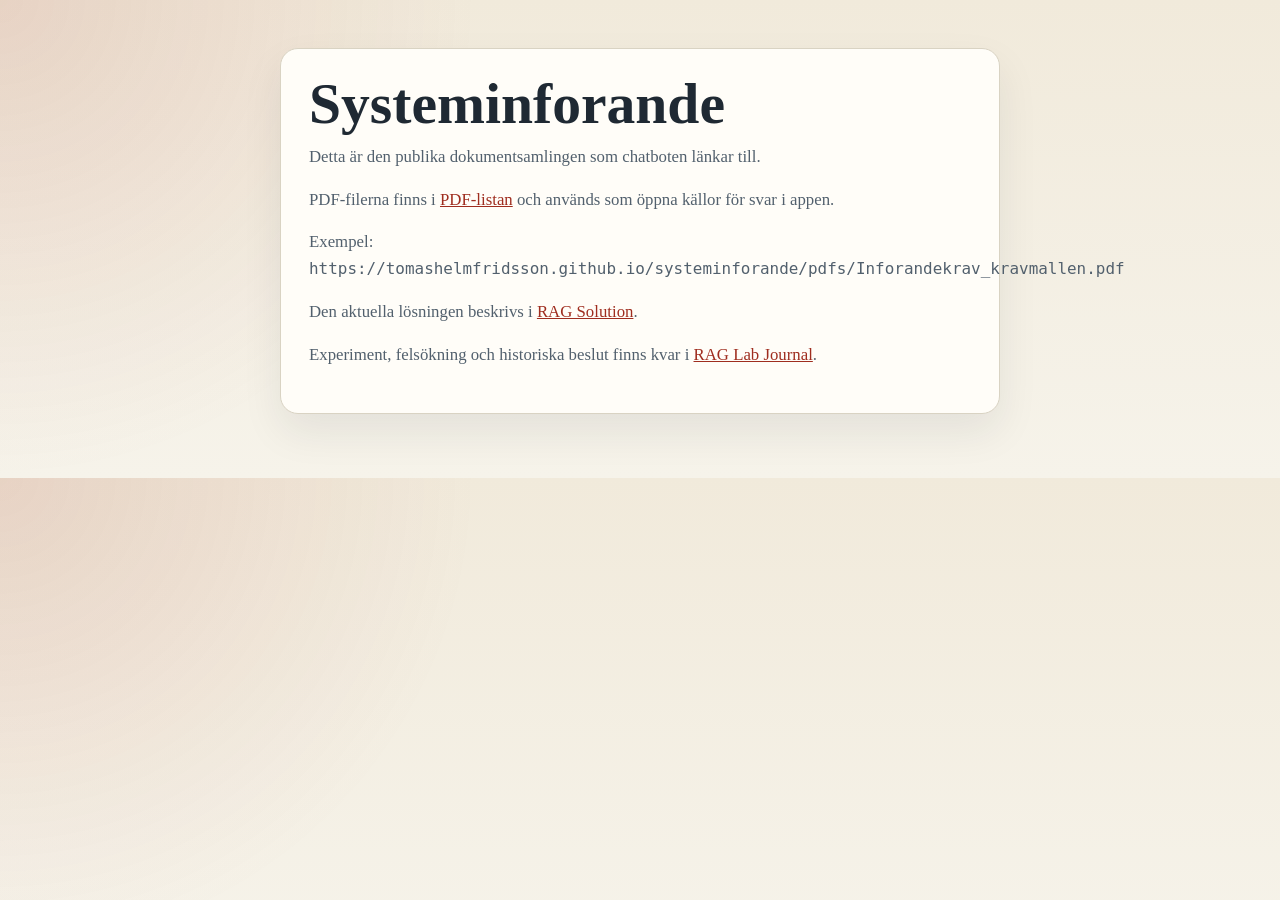
<file: docs/index.html>
<!doctype html>
<html lang="sv">
  <head>
    <meta charset="utf-8">
    <meta name="viewport" content="width=device-width, initial-scale=1">
    <title>Systeminforande Dokument</title>
    <style>
      :root {
        color-scheme: light;
        --bg: #f6f3ea;
        --panel: #fffdf8;
        --text: #1f2933;
        --muted: #52606d;
        --line: #d9d3c3;
        --accent: #9f2d1f;
      }

      * {
        box-sizing: border-box;
      }

      body {
        margin: 0;
        font-family: Georgia, "Times New Roman", serif;
        background:
          radial-gradient(circle at top left, rgba(159, 45, 31, 0.12), transparent 35%),
          linear-gradient(180deg, #f1eadb 0%, var(--bg) 100%);
        color: var(--text);
      }

      main {
        max-width: 760px;
        margin: 0 auto;
        padding: 48px 20px 64px;
      }

      .panel {
        background: var(--panel);
        border: 1px solid var(--line);
        border-radius: 18px;
        padding: 28px;
        box-shadow: 0 18px 40px rgba(31, 41, 51, 0.08);
      }

      h1 {
        margin: 0 0 12px;
        font-size: clamp(2rem, 6vw, 3.6rem);
        line-height: 0.95;
      }

      p {
        margin: 0 0 16px;
        font-size: 1.05rem;
        line-height: 1.6;
        color: var(--muted);
      }

      a {
        color: var(--accent);
      }

      code {
        font-family: "SFMono-Regular", Consolas, monospace;
        font-size: 0.95em;
      }
    </style>
  </head>
  <body>
    <main>
      <section class="panel">
        <h1>Systeminforande</h1>
        <p>Detta är den publika dokumentsamlingen som chatboten länkar till.</p>
        <p>PDF-filerna finns i <a href="./pdfs/">PDF-listan</a> och används som öppna källor för svar i appen.</p>
        <p>Exempel: <code>https://tomashelmfridsson.github.io/systeminforande/pdfs/Inforandekrav_kravmallen.pdf</code></p>
        <p>Den aktuella lösningen beskrivs i <a href="./rag-solution.html">RAG Solution</a>.</p>
        <p>Experiment, felsökning och historiska beslut finns kvar i <a href="./rag-lab-lessons.html">RAG Lab Journal</a>.</p>
      </section>
    </main>
  </body>
</html>
</file>
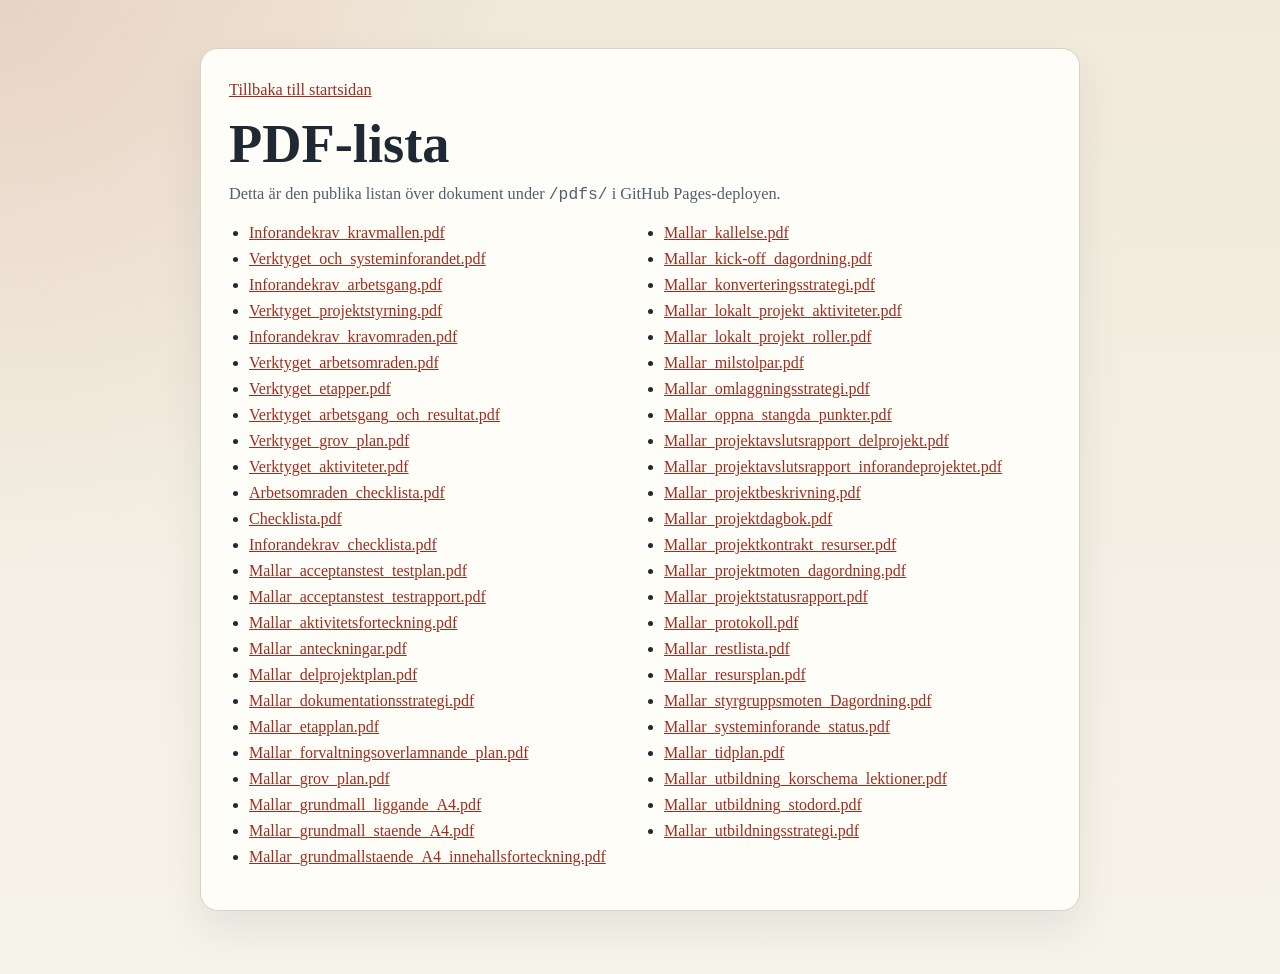
<file: docs/pdfs/index.html>
<!doctype html>
<html lang="sv">
  <head>
    <meta charset="utf-8">
    <meta name="viewport" content="width=device-width, initial-scale=1">
    <title>Systeminforande PDF-lista</title>
    <style>
      :root {
        color-scheme: light;
        --bg: #f6f3ea;
        --panel: #fffdf8;
        --text: #1f2933;
        --muted: #52606d;
        --line: #d9d3c3;
        --accent: #9f2d1f;
      }

      * {
        box-sizing: border-box;
      }

      body {
        margin: 0;
        font-family: Georgia, "Times New Roman", serif;
        background:
          radial-gradient(circle at top left, rgba(159, 45, 31, 0.12), transparent 35%),
          linear-gradient(180deg, #f1eadb 0%, var(--bg) 100%);
        color: var(--text);
      }

      main {
        max-width: 920px;
        margin: 0 auto;
        padding: 48px 20px 64px;
      }

      .panel {
        background: var(--panel);
        border: 1px solid var(--line);
        border-radius: 18px;
        padding: 28px;
        box-shadow: 0 18px 40px rgba(31, 41, 51, 0.08);
      }

      h1 {
        margin: 0 0 10px;
        font-size: clamp(2rem, 6vw, 3.4rem);
        line-height: 0.95;
      }

      p {
        margin: 0 0 16px;
        font-size: 1.02rem;
        line-height: 1.6;
        color: var(--muted);
      }

      a {
        color: var(--accent);
      }

      ul {
        columns: 2;
        column-gap: 28px;
        padding-left: 20px;
      }

      li {
        break-inside: avoid;
        margin: 0 0 8px;
      }

      @media (max-width: 760px) {
        ul {
          columns: 1;
        }
      }
    </style>
  </head>
  <body>
    <main>
      <section class="panel">
        <p><a href="../index.html">Tillbaka till startsidan</a></p>
        <h1>PDF-lista</h1>
        <p>Detta är den publika listan över dokument under <code>/pdfs/</code> i GitHub Pages-deployen.</p>
        <ul>
          <li><a href="./Inforandekrav_kravmallen.pdf">Inforandekrav_kravmallen.pdf</a></li>
          <li><a href="./Verktyget_och_systeminforandet.pdf">Verktyget_och_systeminforandet.pdf</a></li>
          <li><a href="./Inforandekrav_arbetsgang.pdf">Inforandekrav_arbetsgang.pdf</a></li>
          <li><a href="./Verktyget_projektstyrning.pdf">Verktyget_projektstyrning.pdf</a></li>
          <li><a href="./Inforandekrav_kravomraden.pdf">Inforandekrav_kravomraden.pdf</a></li>
          <li><a href="./Verktyget_arbetsomraden.pdf">Verktyget_arbetsomraden.pdf</a></li>
          <li><a href="./Verktyget_etapper.pdf">Verktyget_etapper.pdf</a></li>
          <li><a href="./Verktyget_arbetsgang_och_resultat.pdf">Verktyget_arbetsgang_och_resultat.pdf</a></li>
          <li><a href="./Verktyget_grov_plan.pdf">Verktyget_grov_plan.pdf</a></li>
          <li><a href="./Verktyget_aktiviteter.pdf">Verktyget_aktiviteter.pdf</a></li>
          <li><a href="./Arbetsomraden_checklista.pdf">Arbetsomraden_checklista.pdf</a></li>
          <li><a href="./Checklista.pdf">Checklista.pdf</a></li>
          <li><a href="./Inforandekrav_checklista.pdf">Inforandekrav_checklista.pdf</a></li>
          <li><a href="./Mallar_acceptanstest_testplan.pdf">Mallar_acceptanstest_testplan.pdf</a></li>
          <li><a href="./Mallar_acceptanstest_testrapport.pdf">Mallar_acceptanstest_testrapport.pdf</a></li>
          <li><a href="./Mallar_aktivitetsforteckning.pdf">Mallar_aktivitetsforteckning.pdf</a></li>
          <li><a href="./Mallar_anteckningar.pdf">Mallar_anteckningar.pdf</a></li>
          <li><a href="./Mallar_delprojektplan.pdf">Mallar_delprojektplan.pdf</a></li>
          <li><a href="./Mallar_dokumentationsstrategi.pdf">Mallar_dokumentationsstrategi.pdf</a></li>
          <li><a href="./Mallar_etapplan.pdf">Mallar_etapplan.pdf</a></li>
          <li><a href="./Mallar_forvaltningsoverlamnande_plan.pdf">Mallar_forvaltningsoverlamnande_plan.pdf</a></li>
          <li><a href="./Mallar_grov_plan.pdf">Mallar_grov_plan.pdf</a></li>
          <li><a href="./Mallar_grundmall_liggande_A4.pdf">Mallar_grundmall_liggande_A4.pdf</a></li>
          <li><a href="./Mallar_grundmall_staende_A4.pdf">Mallar_grundmall_staende_A4.pdf</a></li>
          <li><a href="./Mallar_grundmallstaende_A4_innehallsforteckning.pdf">Mallar_grundmallstaende_A4_innehallsforteckning.pdf</a></li>
          <li><a href="./Mallar_kallelse.pdf">Mallar_kallelse.pdf</a></li>
          <li><a href="./Mallar_kick-off_dagordning.pdf">Mallar_kick-off_dagordning.pdf</a></li>
          <li><a href="./Mallar_konverteringsstrategi.pdf">Mallar_konverteringsstrategi.pdf</a></li>
          <li><a href="./Mallar_lokalt_projekt_aktiviteter.pdf">Mallar_lokalt_projekt_aktiviteter.pdf</a></li>
          <li><a href="./Mallar_lokalt_projekt_roller.pdf">Mallar_lokalt_projekt_roller.pdf</a></li>
          <li><a href="./Mallar_milstolpar.pdf">Mallar_milstolpar.pdf</a></li>
          <li><a href="./Mallar_omlaggningsstrategi.pdf">Mallar_omlaggningsstrategi.pdf</a></li>
          <li><a href="./Mallar_oppna_stangda_punkter.pdf">Mallar_oppna_stangda_punkter.pdf</a></li>
          <li><a href="./Mallar_projektavslutsrapport_delprojekt.pdf">Mallar_projektavslutsrapport_delprojekt.pdf</a></li>
          <li><a href="./Mallar_projektavslutsrapport_inforandeprojektet.pdf">Mallar_projektavslutsrapport_inforandeprojektet.pdf</a></li>
          <li><a href="./Mallar_projektbeskrivning.pdf">Mallar_projektbeskrivning.pdf</a></li>
          <li><a href="./Mallar_projektdagbok.pdf">Mallar_projektdagbok.pdf</a></li>
          <li><a href="./Mallar_projektkontrakt_resurser.pdf">Mallar_projektkontrakt_resurser.pdf</a></li>
          <li><a href="./Mallar_projektmoten_dagordning.pdf">Mallar_projektmoten_dagordning.pdf</a></li>
          <li><a href="./Mallar_projektstatusrapport.pdf">Mallar_projektstatusrapport.pdf</a></li>
          <li><a href="./Mallar_protokoll.pdf">Mallar_protokoll.pdf</a></li>
          <li><a href="./Mallar_restlista.pdf">Mallar_restlista.pdf</a></li>
          <li><a href="./Mallar_resursplan.pdf">Mallar_resursplan.pdf</a></li>
          <li><a href="./Mallar_styrgruppsmoten_Dagordning.pdf">Mallar_styrgruppsmoten_Dagordning.pdf</a></li>
          <li><a href="./Mallar_systeminforande_status.pdf">Mallar_systeminforande_status.pdf</a></li>
          <li><a href="./Mallar_tidplan.pdf">Mallar_tidplan.pdf</a></li>
          <li><a href="./Mallar_utbildning_korschema_lektioner.pdf">Mallar_utbildning_korschema_lektioner.pdf</a></li>
          <li><a href="./Mallar_utbildning_stodord.pdf">Mallar_utbildning_stodord.pdf</a></li>
          <li><a href="./Mallar_utbildningsstrategi.pdf">Mallar_utbildningsstrategi.pdf</a></li>
        </ul>
      </section>
    </main>
  </body>
</html>
</file>
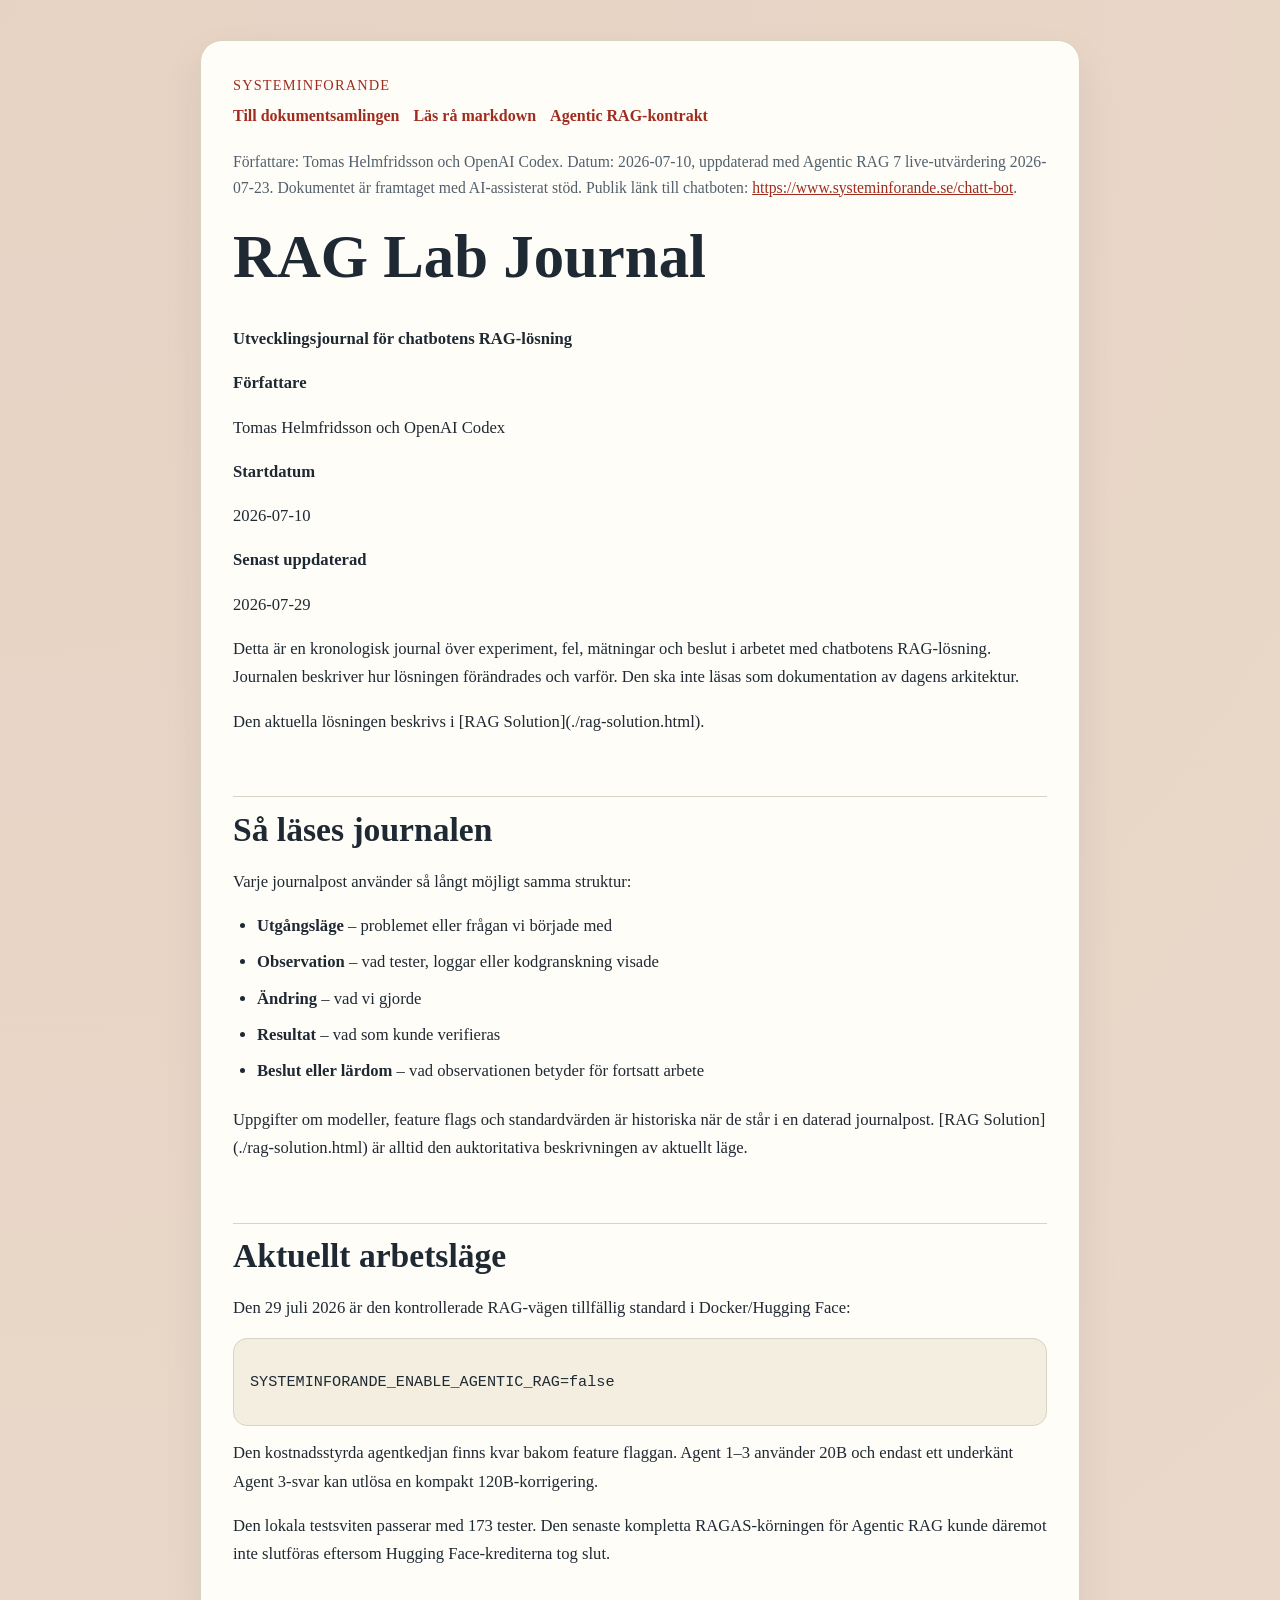
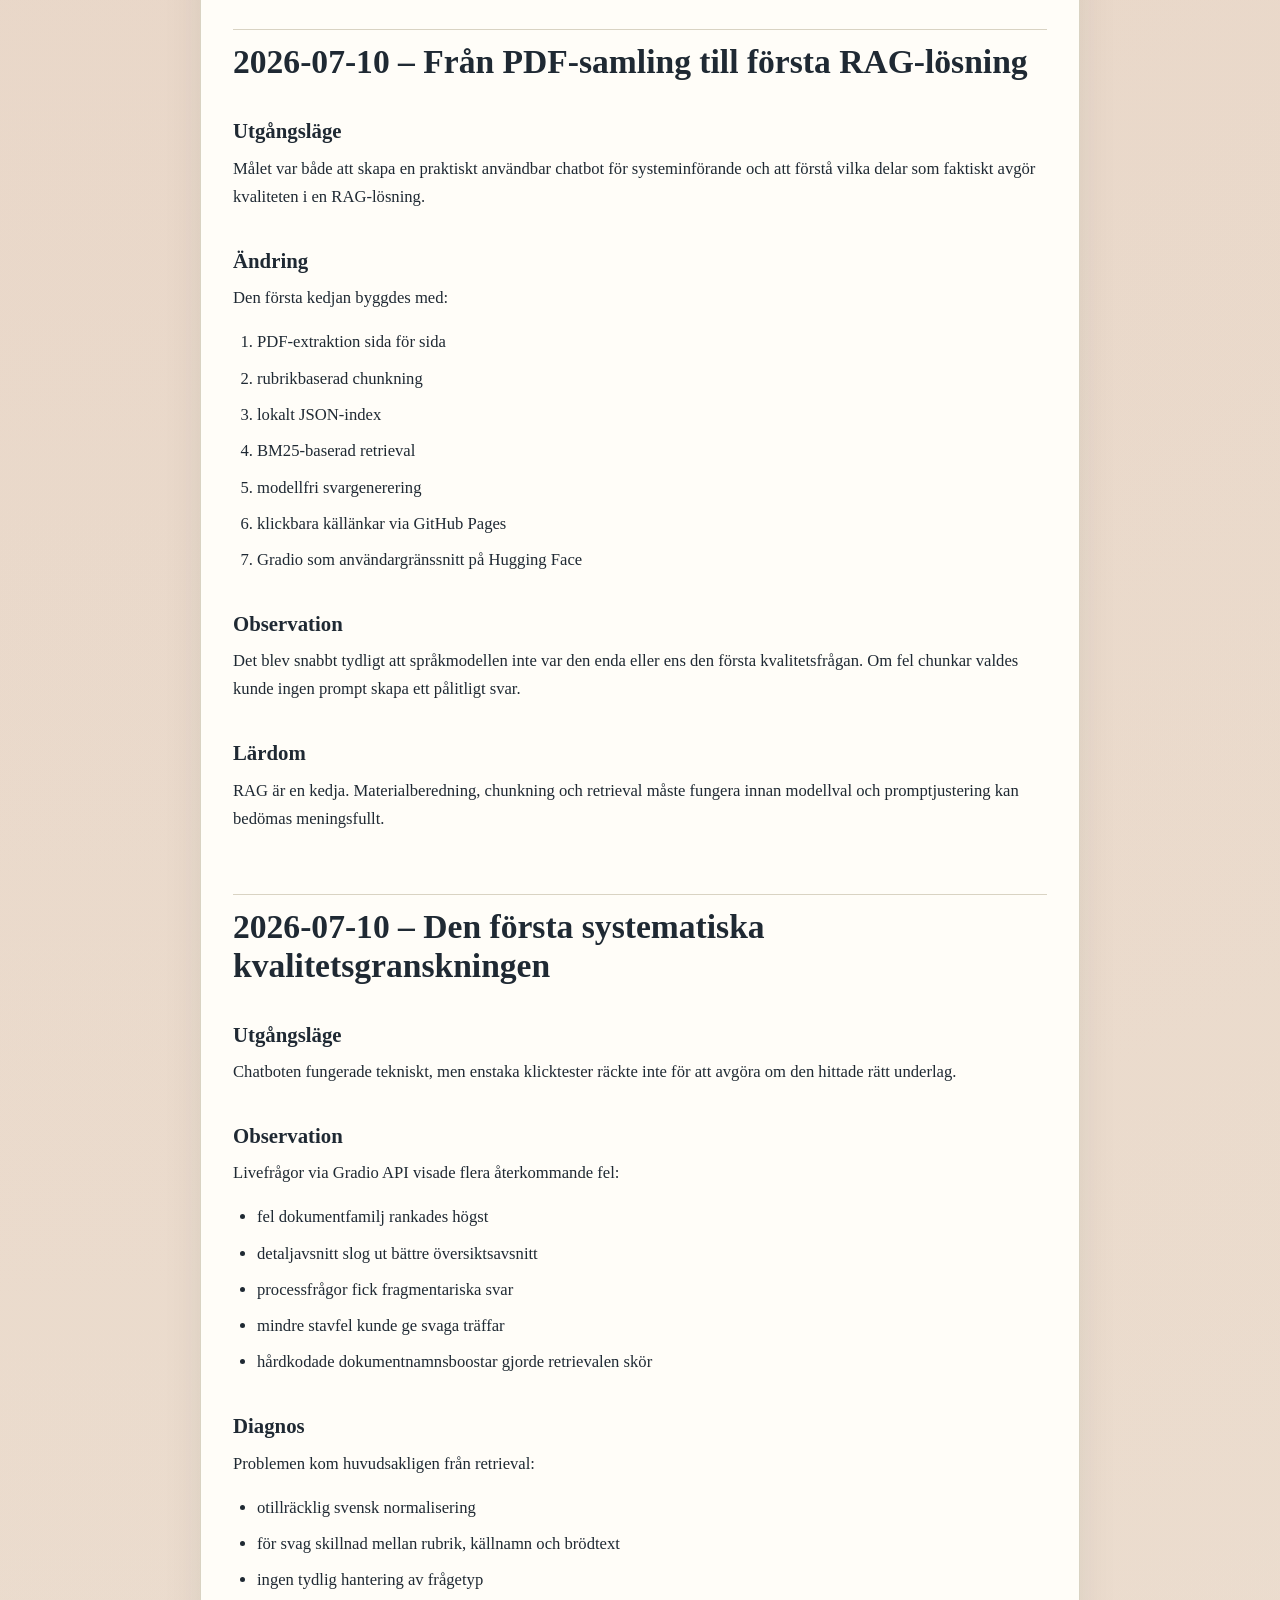
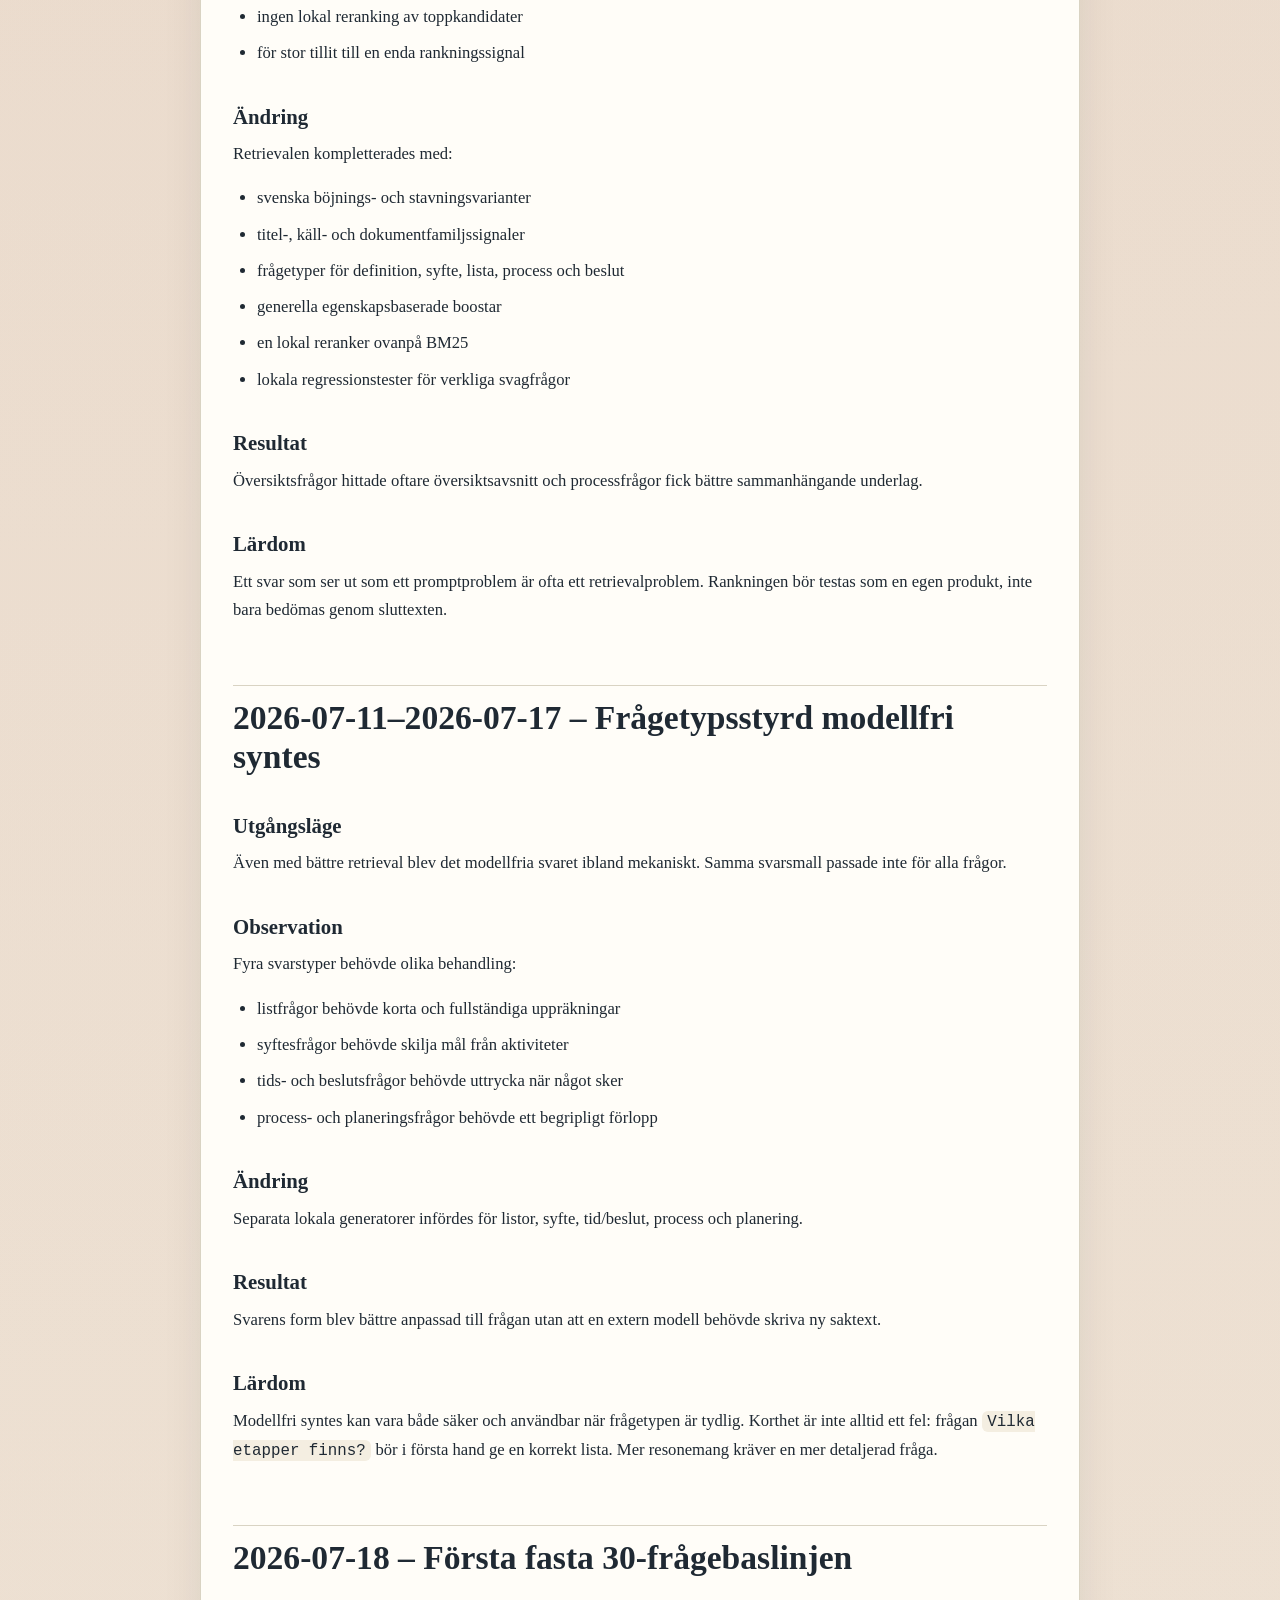
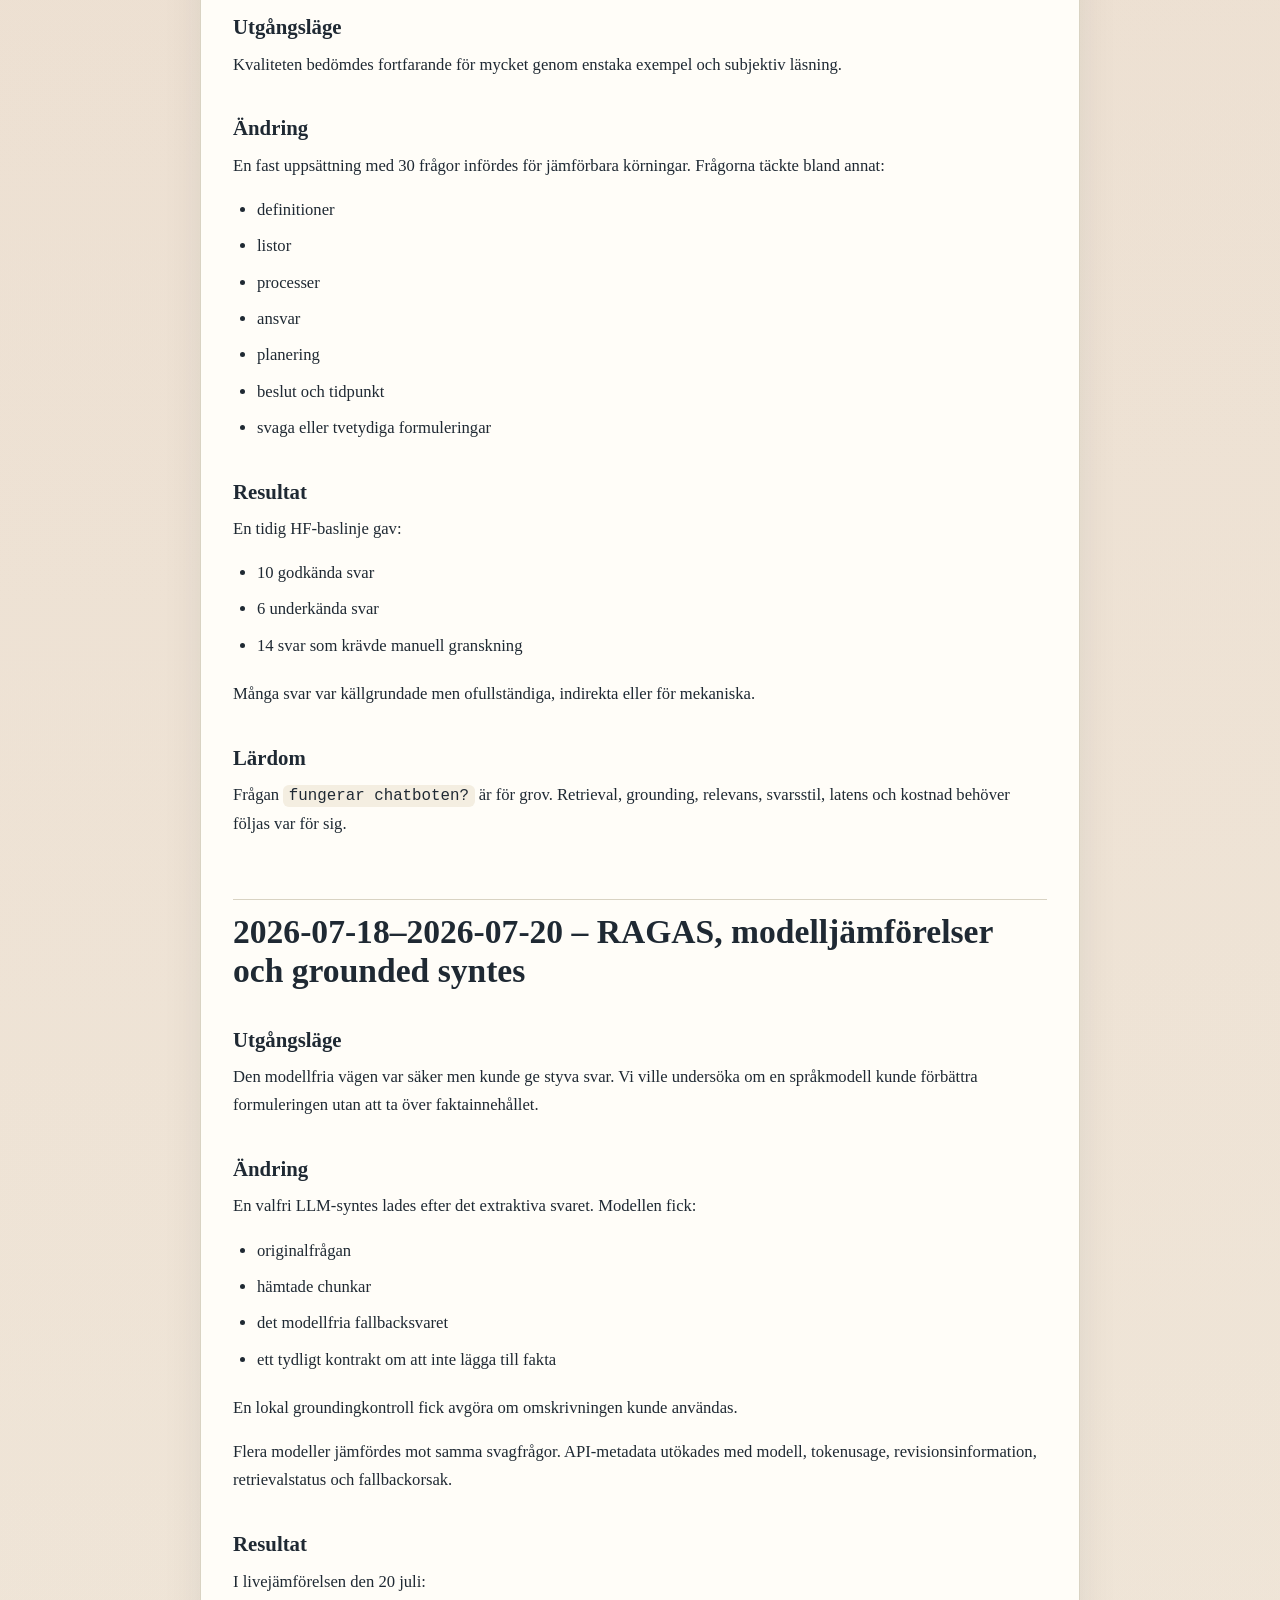
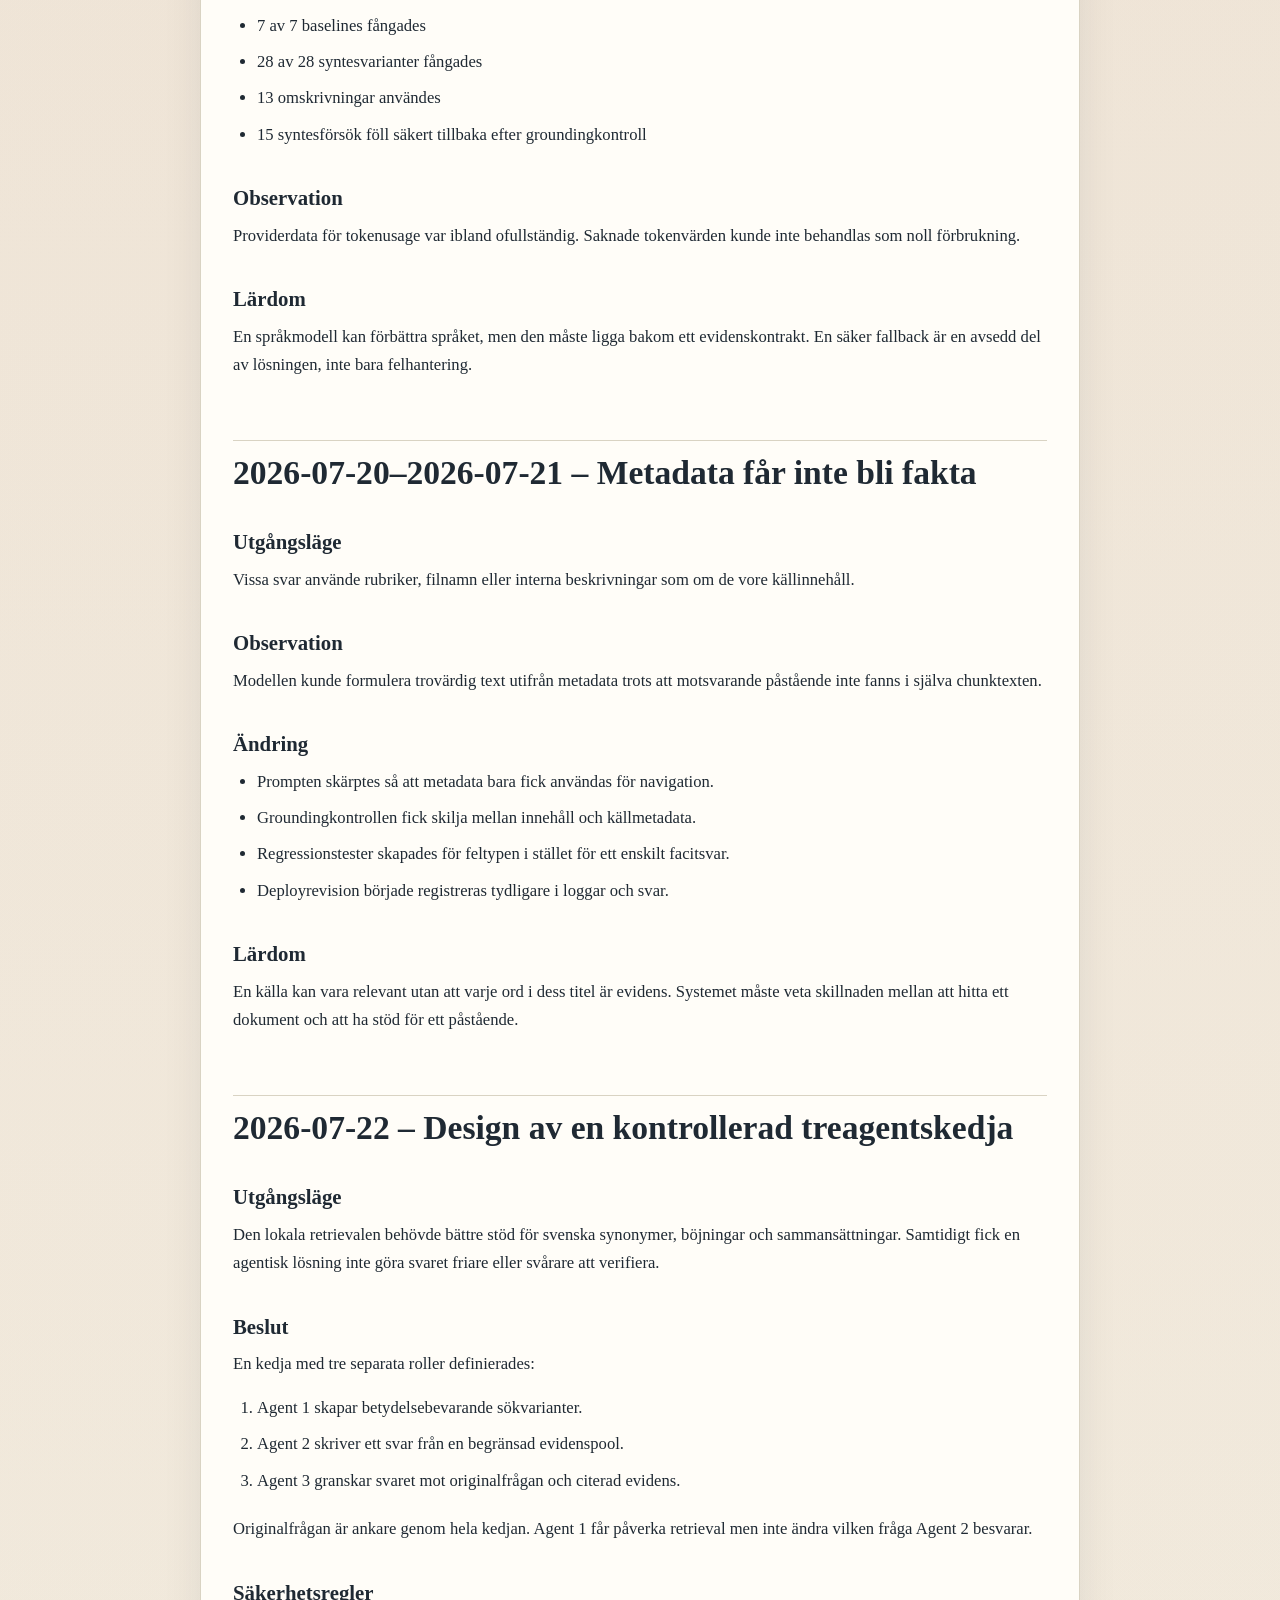
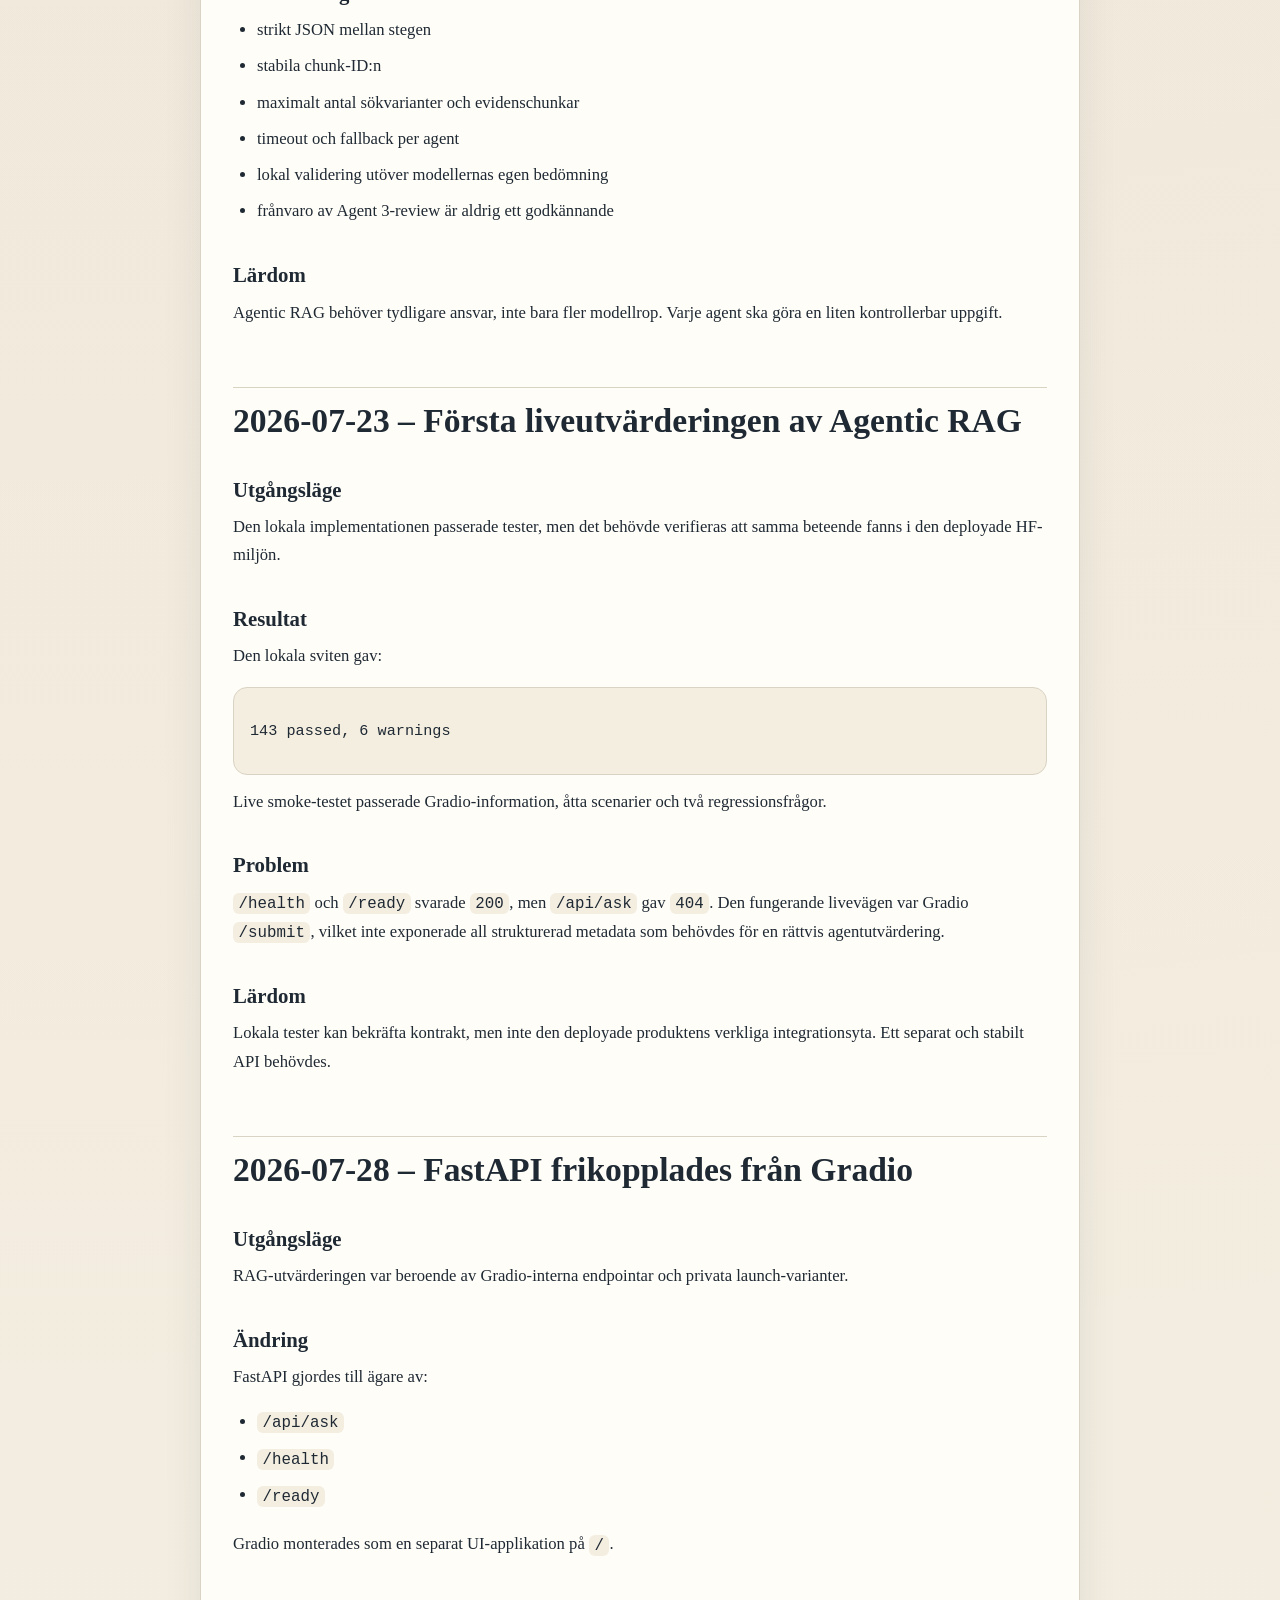
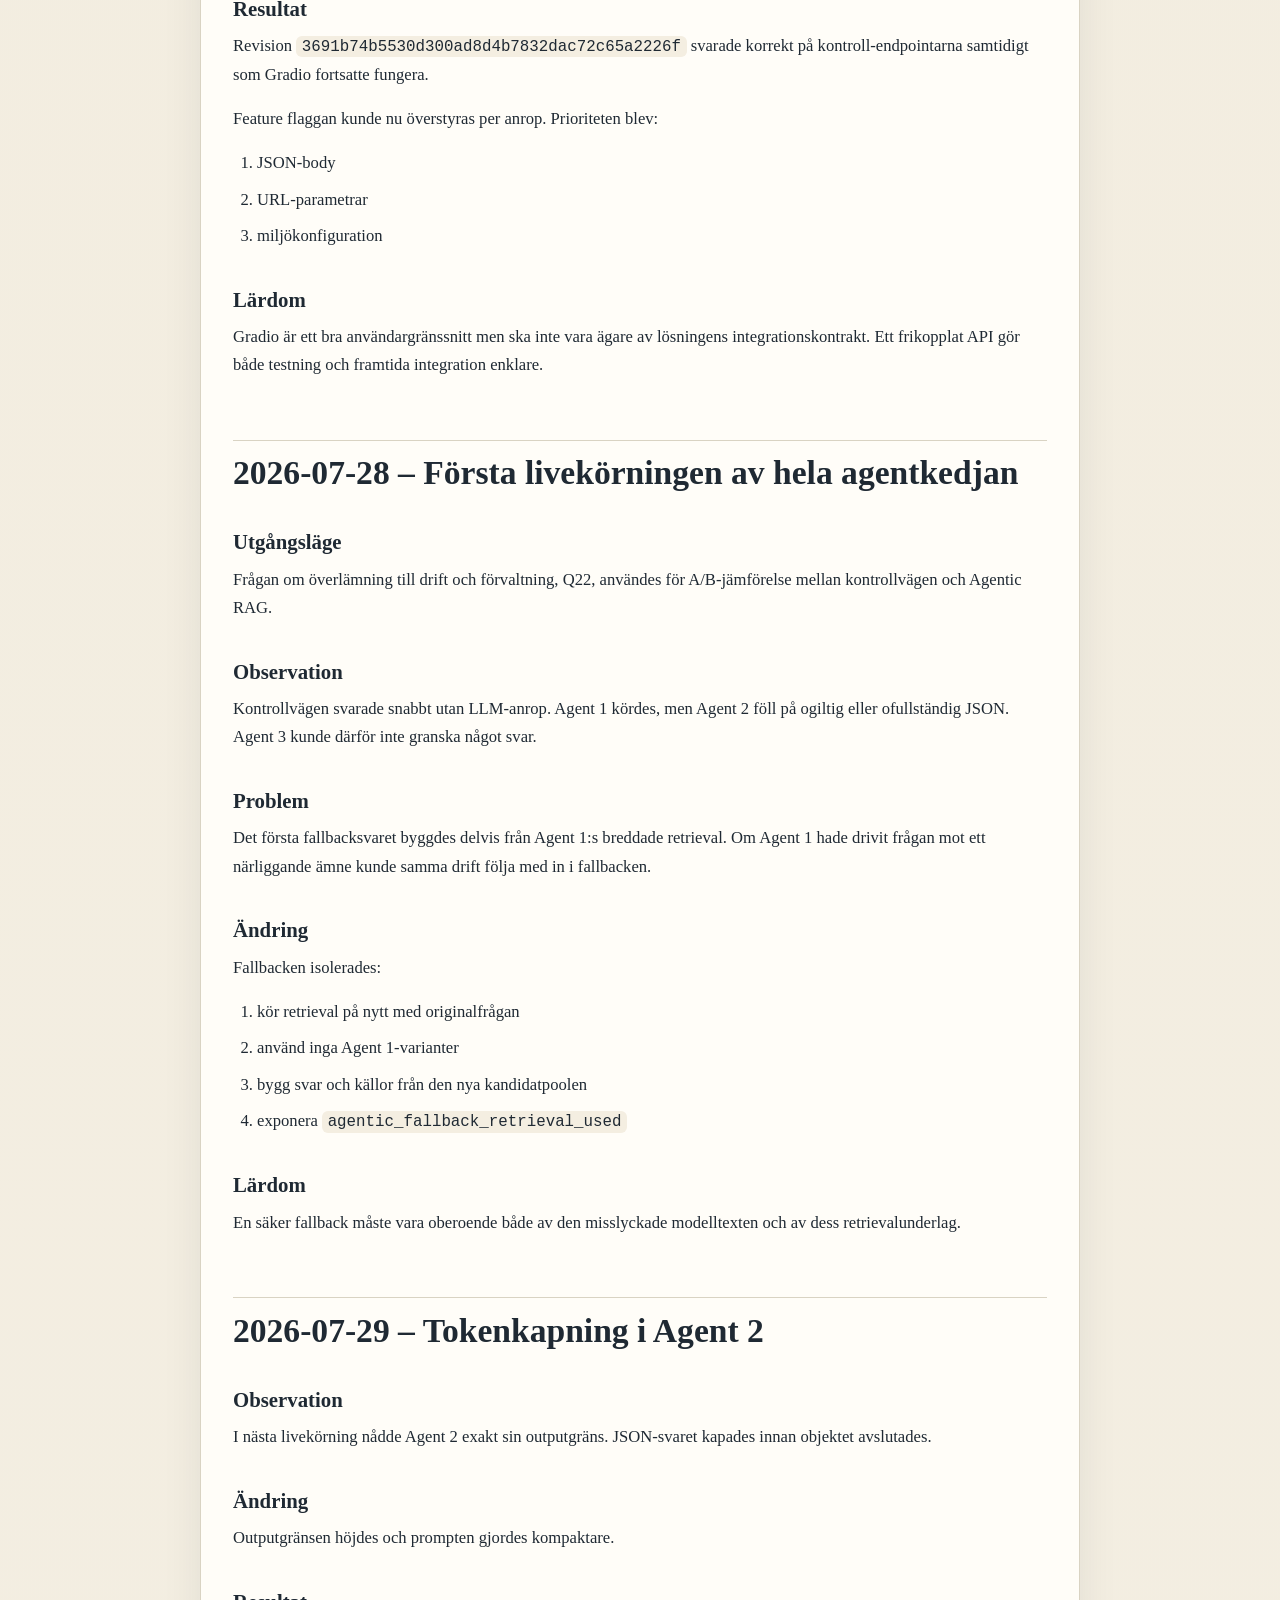
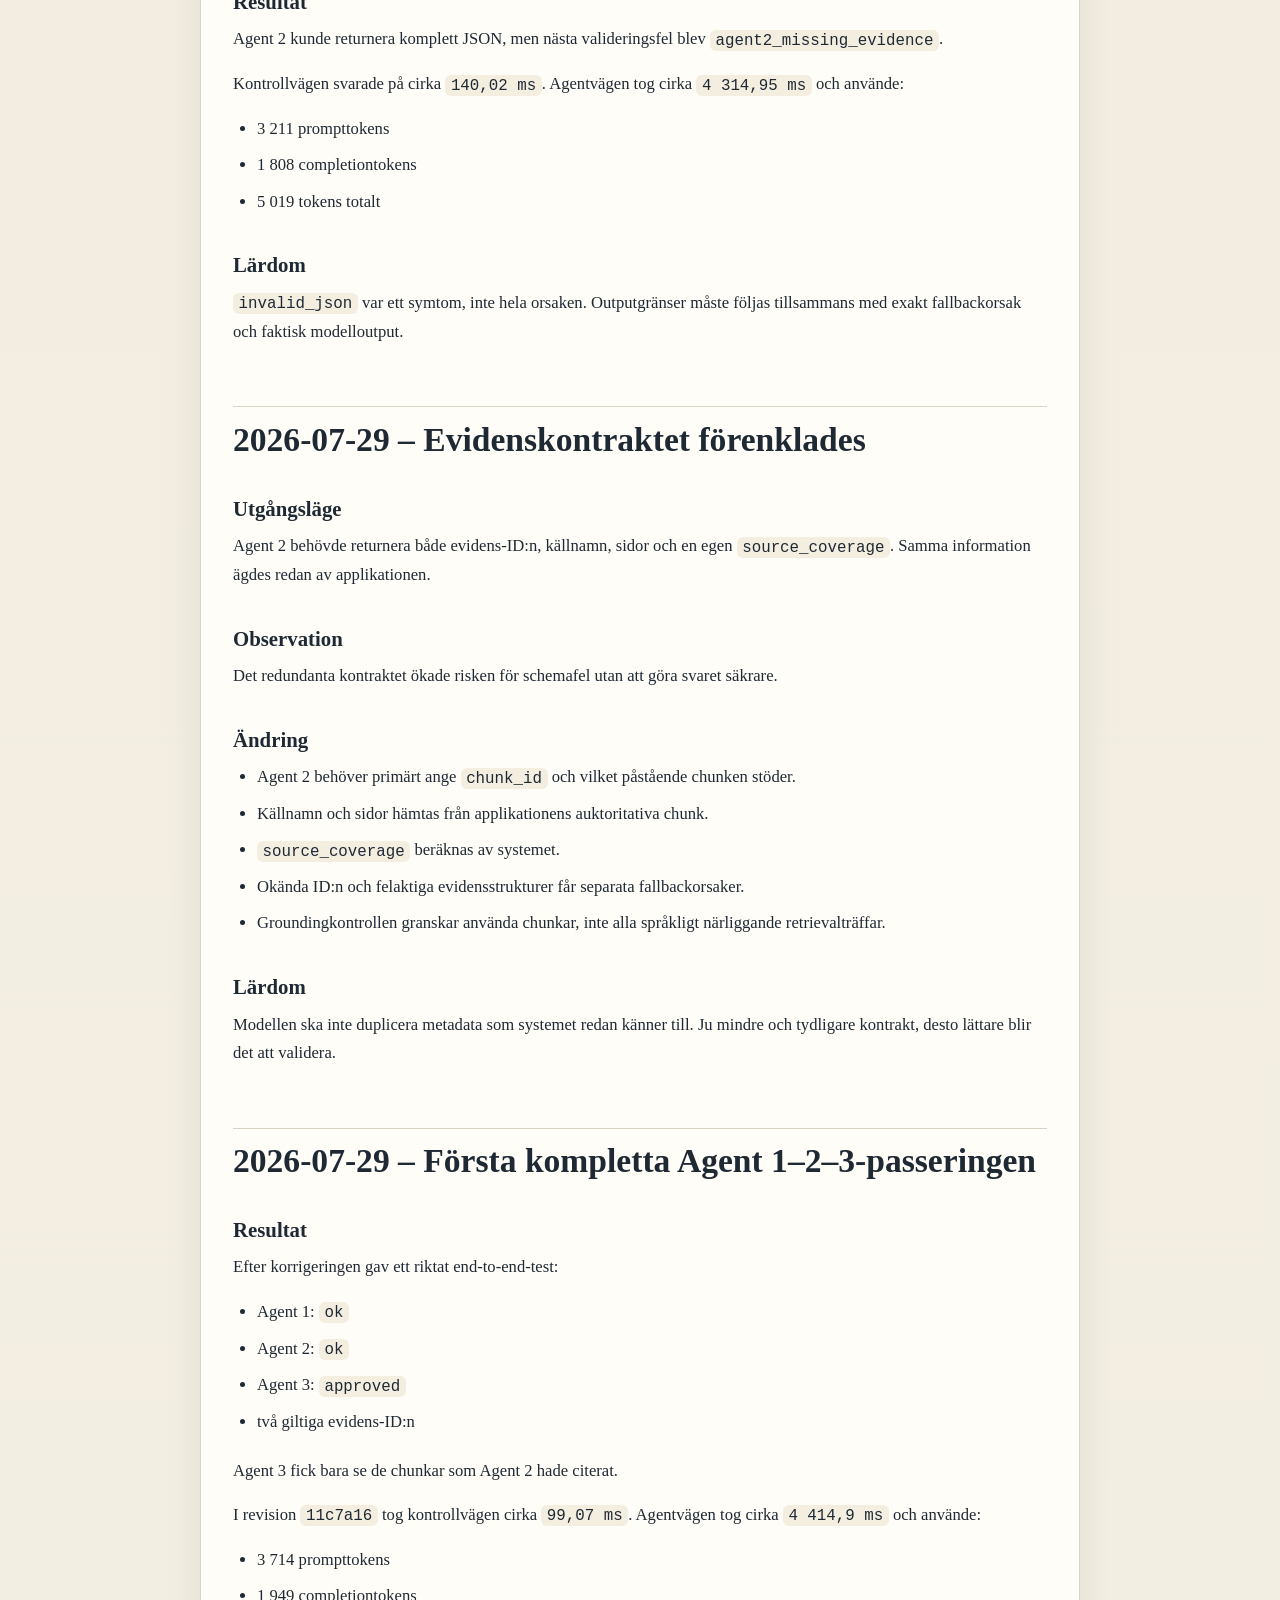
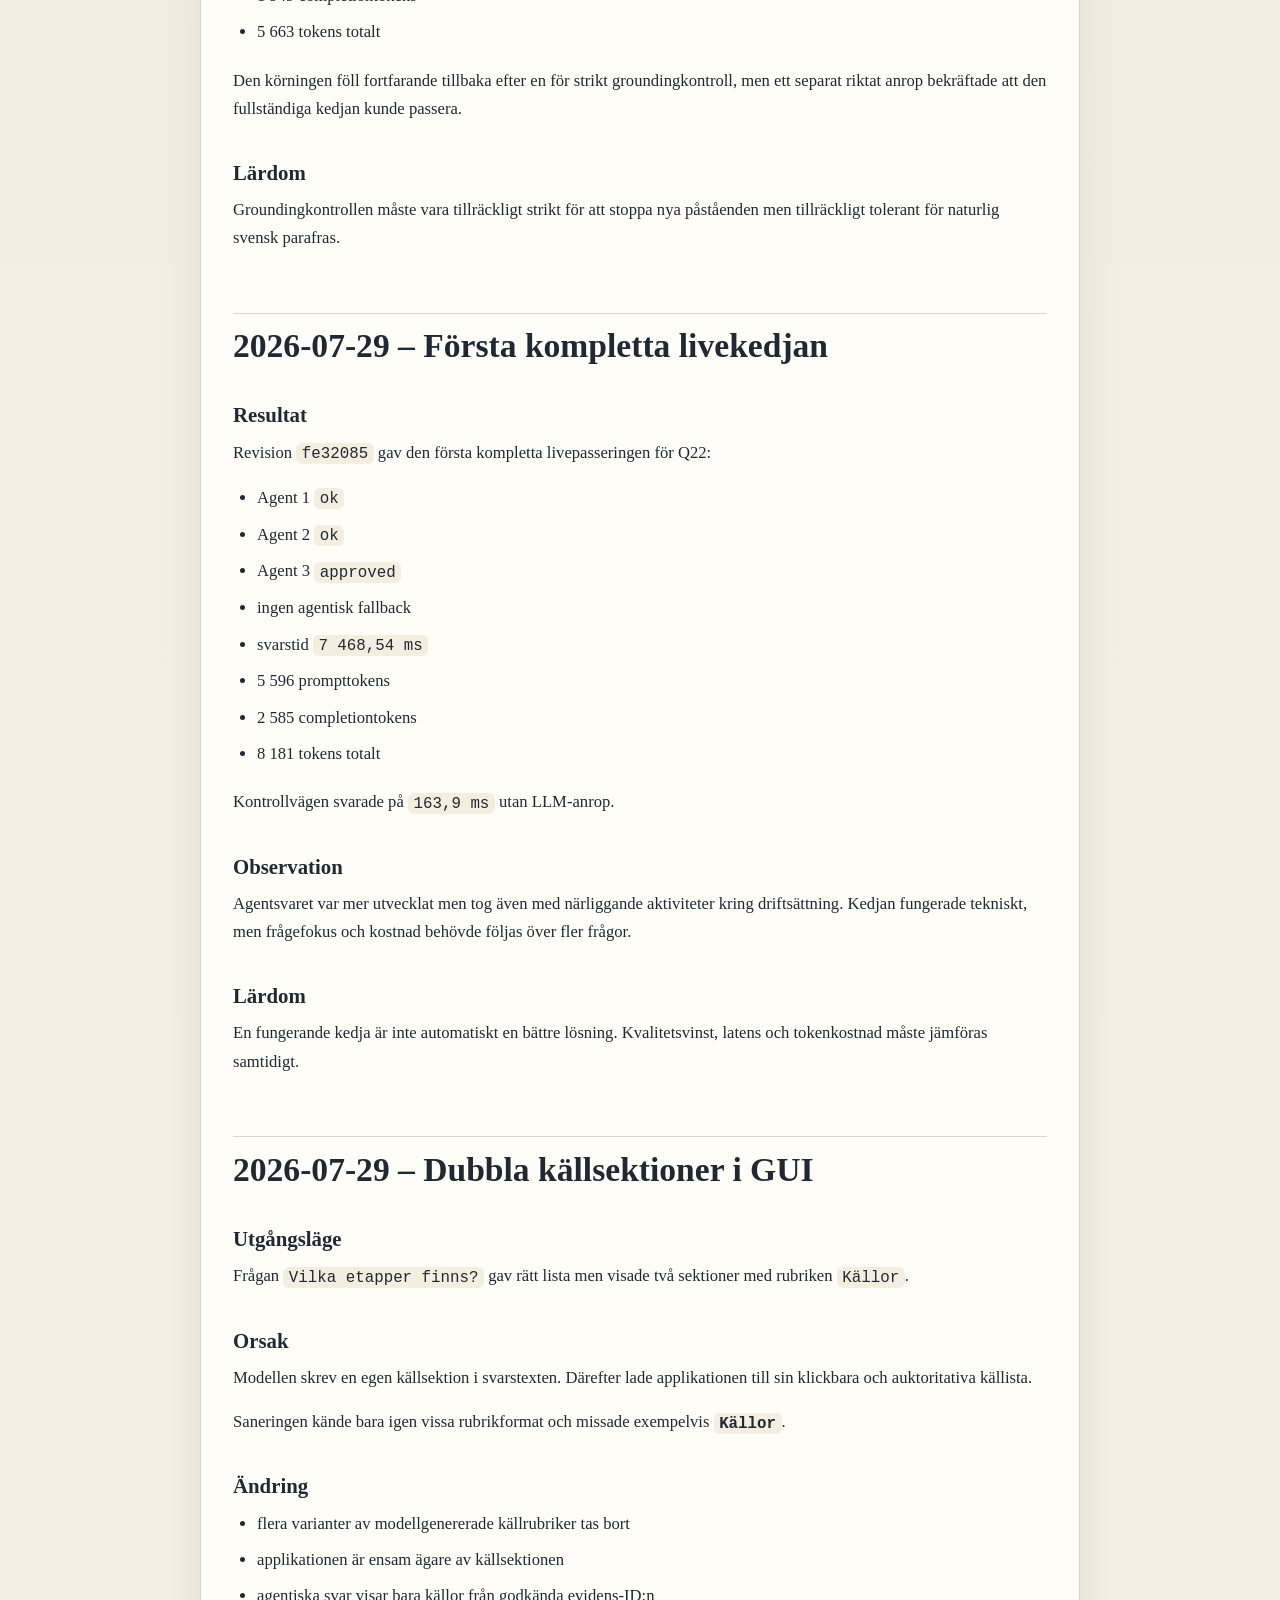
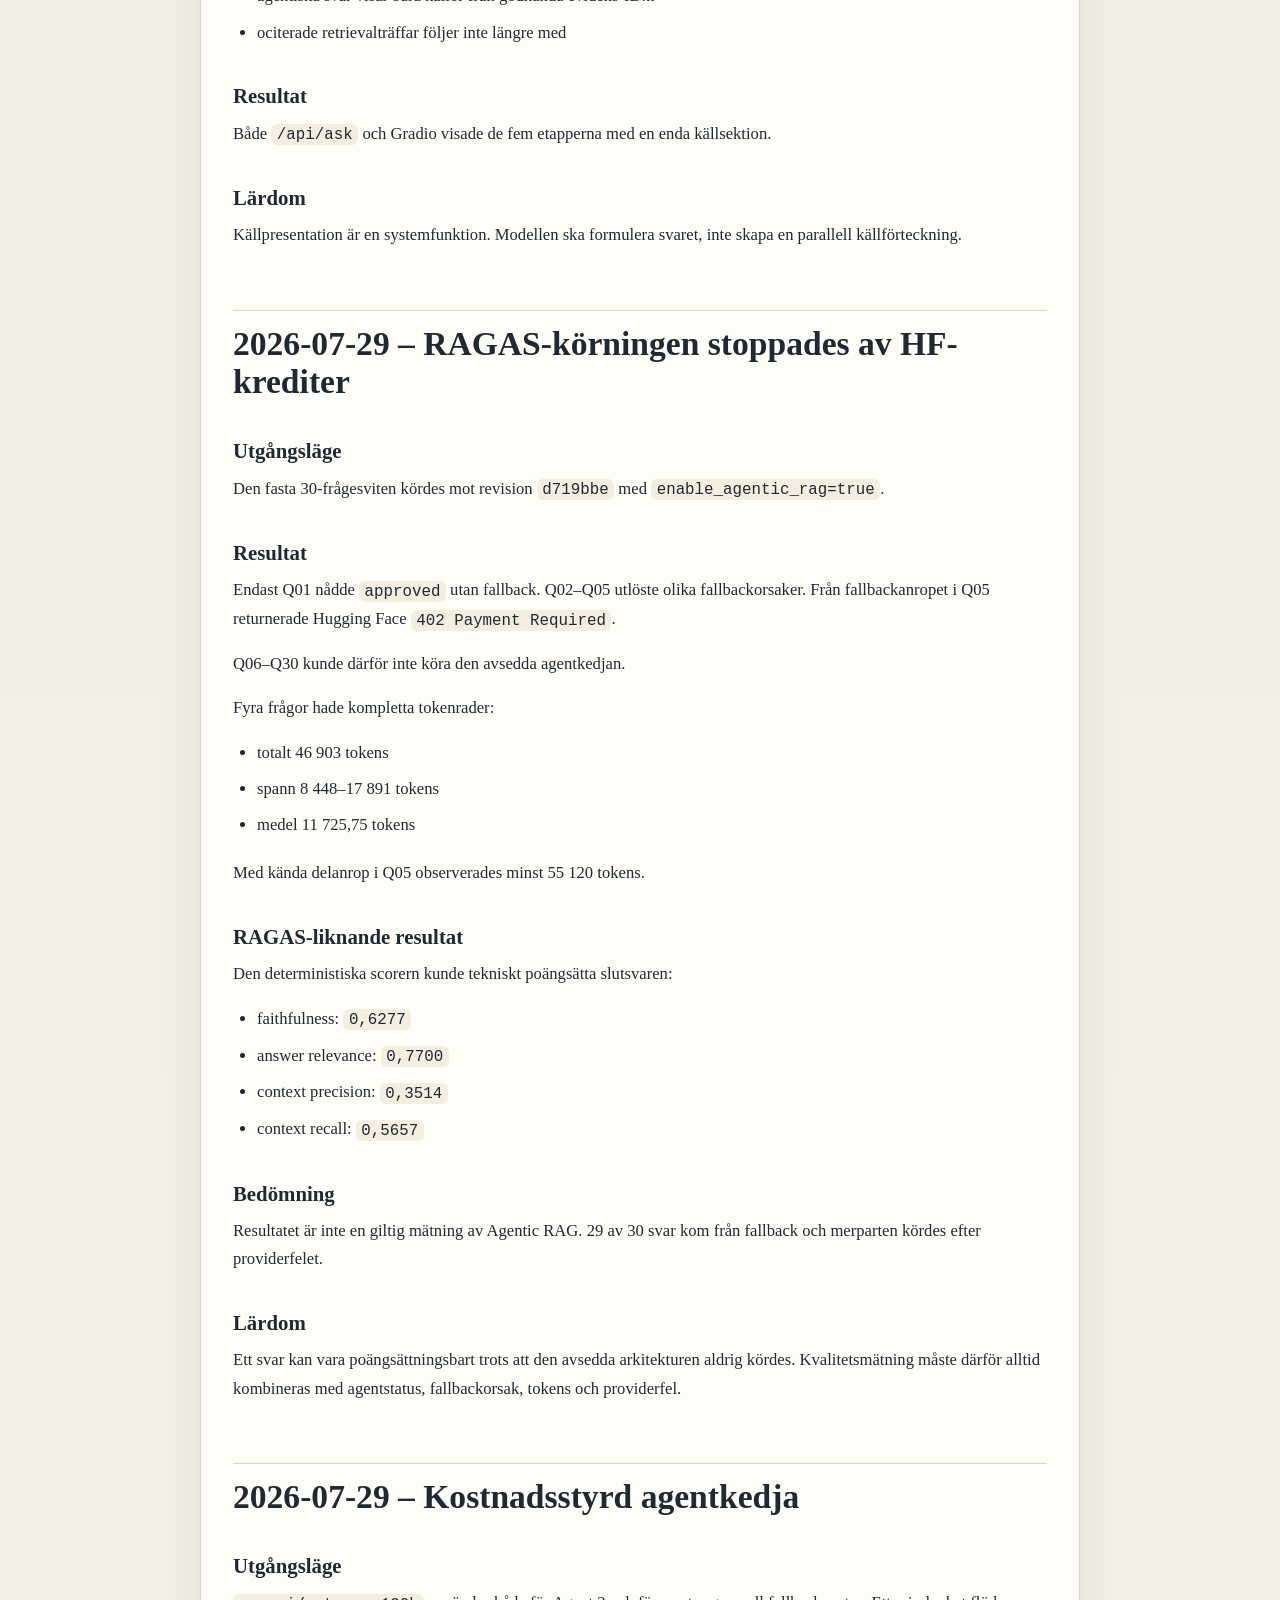
<file: docs/rag-lab-lessons.html>
<!doctype html>
<html lang="sv">
  <head>
    <meta charset="utf-8">
    <meta name="viewport" content="width=device-width, initial-scale=1">
    <title>RAG Lab Lessons</title>
    <style>
      :root {
        color-scheme: light;
        --bg: #f6f3ea;
        --panel: #fffdf8;
        --text: #1f2933;
        --muted: #52606d;
        --line: #d9d3c3;
        --accent: #9f2d1f;
        --code-bg: #f4eee1;
      }

      * {
        box-sizing: border-box;
      }

      body {
        margin: 0;
        font-family: Georgia, "Times New Roman", serif;
        background:
          radial-gradient(circle at top left, rgba(159, 45, 31, 0.12), transparent 35%),
          linear-gradient(180deg, #f1eadb 0%, var(--bg) 100%);
        color: var(--text);
      }

      main {
        max-width: 920px;
        margin: 0 auto;
        padding: 40px 20px 72px;
      }

      .panel {
        background: var(--panel);
        border: 1px solid var(--line);
        border-radius: 22px;
        padding: 32px;
        box-shadow: 0 18px 40px rgba(31, 41, 51, 0.08);
      }

      .eyebrow {
        margin: 0 0 10px;
        font-size: 0.9rem;
        letter-spacing: 0.08em;
        text-transform: uppercase;
        color: var(--accent);
      }

      h1, h2, h3, h4 {
        margin-top: 1.8em;
        margin-bottom: 0.55em;
        line-height: 1.15;
      }

      h1 {
        margin-top: 0;
        font-size: clamp(2.2rem, 6vw, 3.8rem);
      }

      h2 {
        font-size: clamp(1.5rem, 3.2vw, 2.1rem);
        padding-top: 0.4em;
        border-top: 1px solid var(--line);
      }

      h3 {
        font-size: 1.3rem;
      }

      p, li {
        font-size: 1.04rem;
        line-height: 1.7;
      }

      p {
        margin: 0 0 16px;
      }

      ul, ol {
        margin: 0 0 20px 24px;
        padding: 0;
      }

      li + li {
        margin-top: 8px;
      }

      a {
        color: var(--accent);
      }

      code {
        font-family: "SFMono-Regular", Consolas, monospace;
        font-size: 0.95em;
        background: var(--code-bg);
        padding: 0.1em 0.35em;
        border-radius: 6px;
      }

      pre {
        overflow-x: auto;
        background: var(--code-bg);
        padding: 16px;
        border-radius: 14px;
        border: 1px solid var(--line);
      }

      pre code {
        background: transparent;
        padding: 0;
      }

      .top-links {
        display: flex;
        flex-wrap: wrap;
        gap: 14px;
        margin-bottom: 24px;
      }

      .top-links a {
        text-decoration: none;
        font-weight: 600;
      }

      .muted {
        color: var(--muted);
      }

      .meta {
        margin: 0 0 22px;
        font-size: 0.98rem;
        line-height: 1.6;
        color: var(--muted);
      }
    </style>
  </head>
  <body>
    <main>
      <section class="panel">
        <p class="eyebrow">Systeminforande</p>
        <div class="top-links">
          <a href="./index.html">Till dokumentsamlingen</a>
          <a href="./RAG_LAB_LESSONS.md">Läs rå markdown</a>
          <a href="./agentic-rag-contracts.md">Agentic RAG-kontrakt</a>
        </div>
        <p class="meta">Författare: Tomas Helmfridsson och OpenAI Codex. Datum: 2026-07-10, uppdaterad med Agentic RAG 7 live-utvärdering 2026-07-23. Dokumentet är framtaget med AI-assisterat stöd. Publik länk till chatboten: <a href="https://www.systeminforande.se/chatt-bot">https://www.systeminforande.se/chatt-bot</a>.</p>
        <div id="content">
          <p class="muted">Laddar dokumentet…</p>
        </div>
      </section>
    </main>
    <script>
      function escapeHtml(text) {
        return text
          .replace(/&/g, "&amp;")
          .replace(/</g, "&lt;")
          .replace(/>/g, "&gt;");
      }

      function renderInline(text) {
        const escaped = escapeHtml(text);
        return escaped
          .replace(/`([^`]+)`/g, "<code>$1</code>")
          .replace(/\*\*([^*]+)\*\*/g, "<strong>$1</strong>")
          .replace(/\*([^*]+)\*/g, "<em>$1</em>");
      }

      function renderMarkdown(markdown) {
        const lines = markdown.replace(/\r\n/g, "\n").split("\n");
        const html = [];
        let inUl = false;
        let inOl = false;
        let inPre = false;
        let paragraph = [];

        function closeParagraph() {
          if (!paragraph.length) {
            return;
          }
          html.push("<p>" + renderInline(paragraph.join(" ")) + "</p>");
          paragraph = [];
        }

        function closeLists() {
          if (inUl) {
            html.push("</ul>");
            inUl = false;
          }
          if (inOl) {
            html.push("</ol>");
            inOl = false;
          }
        }

        for (const line of lines) {
          if (line.startsWith("```")) {
            closeParagraph();
            closeLists();
            if (!inPre) {
              html.push("<pre><code>");
              inPre = true;
            } else {
              html.push("</code></pre>");
              inPre = false;
            }
            continue;
          }

          if (inPre) {
            html.push(escapeHtml(line) + "\n");
            continue;
          }

          if (!line.trim()) {
            closeParagraph();
            closeLists();
            continue;
          }

          const heading = line.match(/^(#{1,4})\s+(.*)$/);
          if (heading) {
            closeParagraph();
            closeLists();
            const level = heading[1].length;
            html.push(`<h${level}>${renderInline(heading[2].trim())}</h${level}>`);
            continue;
          }

          const ordered = line.match(/^\d+\.\s+(.*)$/);
          if (ordered) {
            closeParagraph();
            if (inUl) {
              html.push("</ul>");
              inUl = false;
            }
            if (!inOl) {
              html.push("<ol>");
              inOl = true;
            }
            html.push("<li>" + renderInline(ordered[1].trim()) + "</li>");
            continue;
          }

          const unordered = line.match(/^-+\s+(.*)$/);
          if (unordered) {
            closeParagraph();
            if (inOl) {
              html.push("</ol>");
              inOl = false;
            }
            if (!inUl) {
              html.push("<ul>");
              inUl = true;
            }
            html.push("<li>" + renderInline(unordered[1].trim()) + "</li>");
            continue;
          }

          paragraph.push(line.trim());
        }

        closeParagraph();
        closeLists();
        if (inPre) {
          html.push("</code></pre>");
        }
        return html.join("\n");
      }

      fetch("./RAG_LAB_LESSONS.md")
        .then((response) => {
          if (!response.ok) {
            throw new Error("Kunde inte läsa markdownfilen.");
          }
          return response.text();
        })
        .then((markdown) => {
          document.getElementById("content").innerHTML = renderMarkdown(markdown);
        })
        .catch((error) => {
          document.getElementById("content").innerHTML =
            "<p>Kunde inte ladda dokumentet.</p><p class=\"muted\">" +
            escapeHtml(error.message) +
            "</p>";
        });
    </script>
  </body>
</html>
</file>
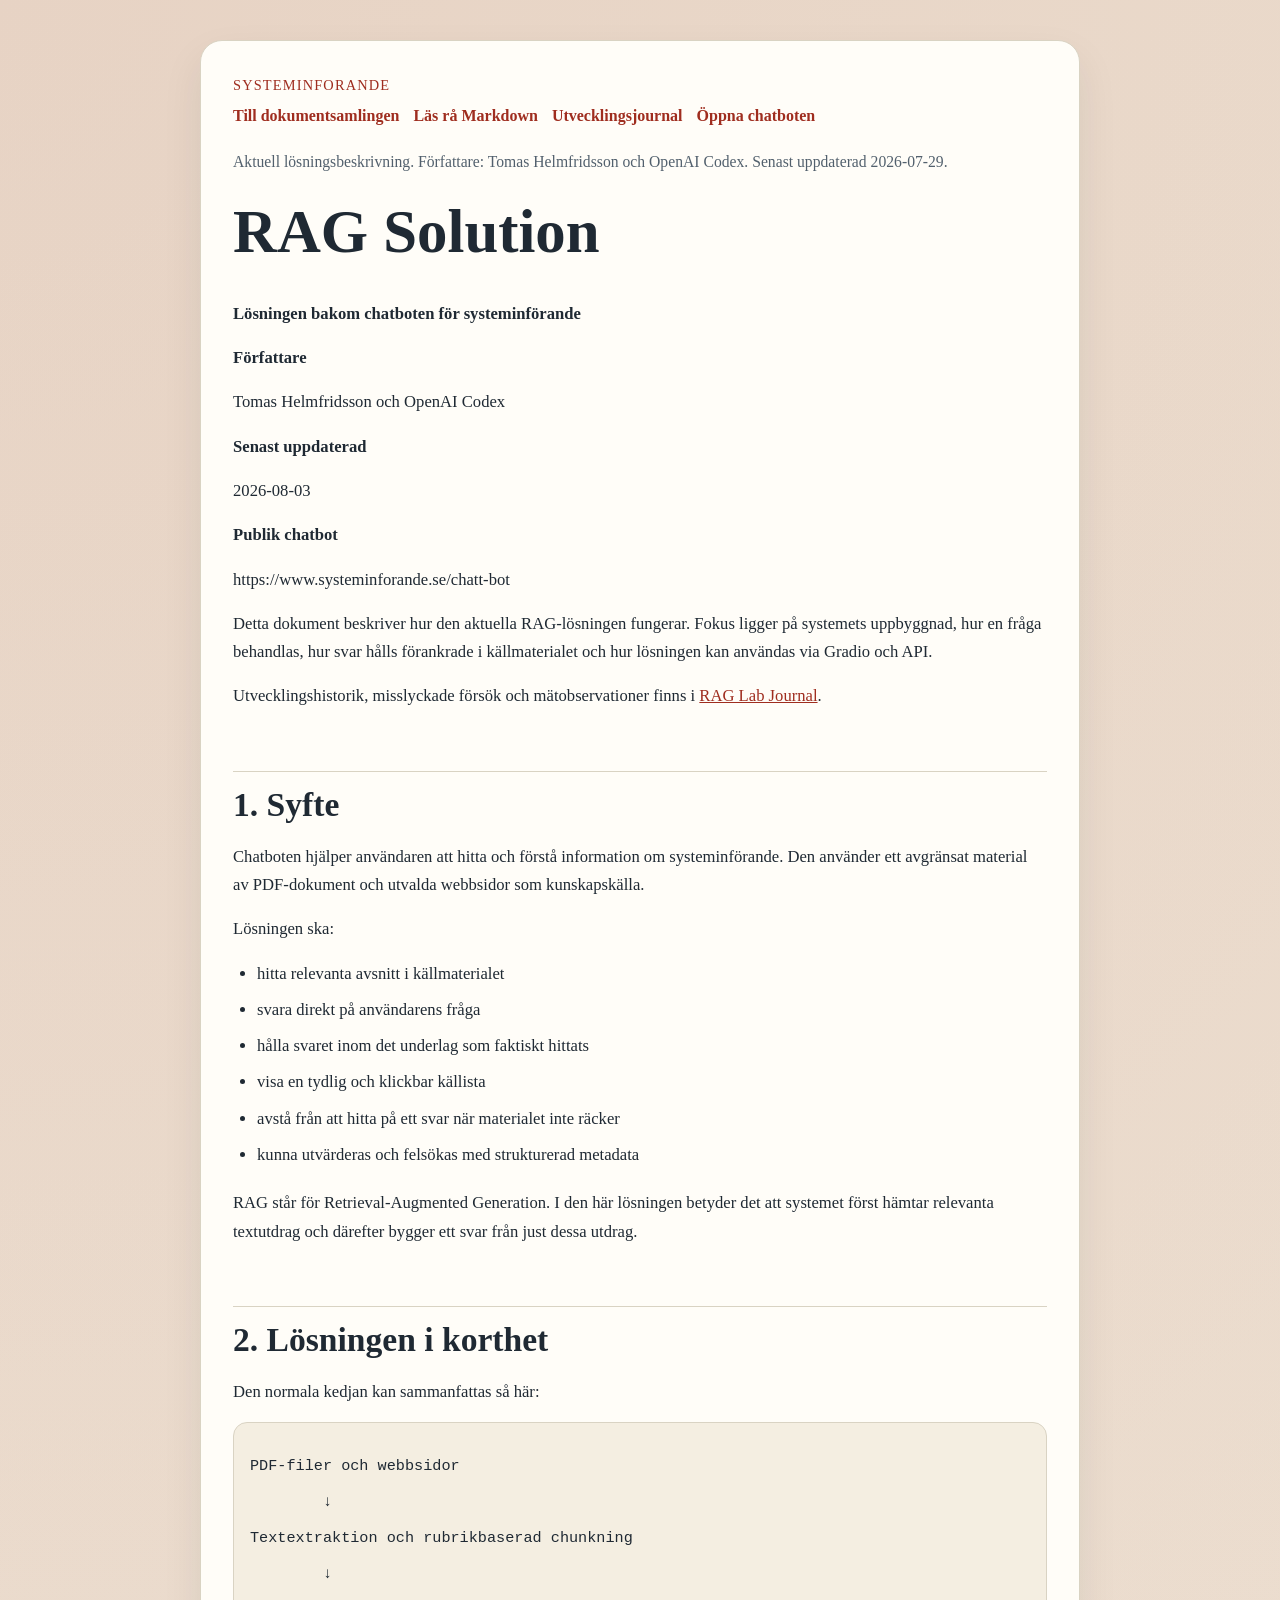
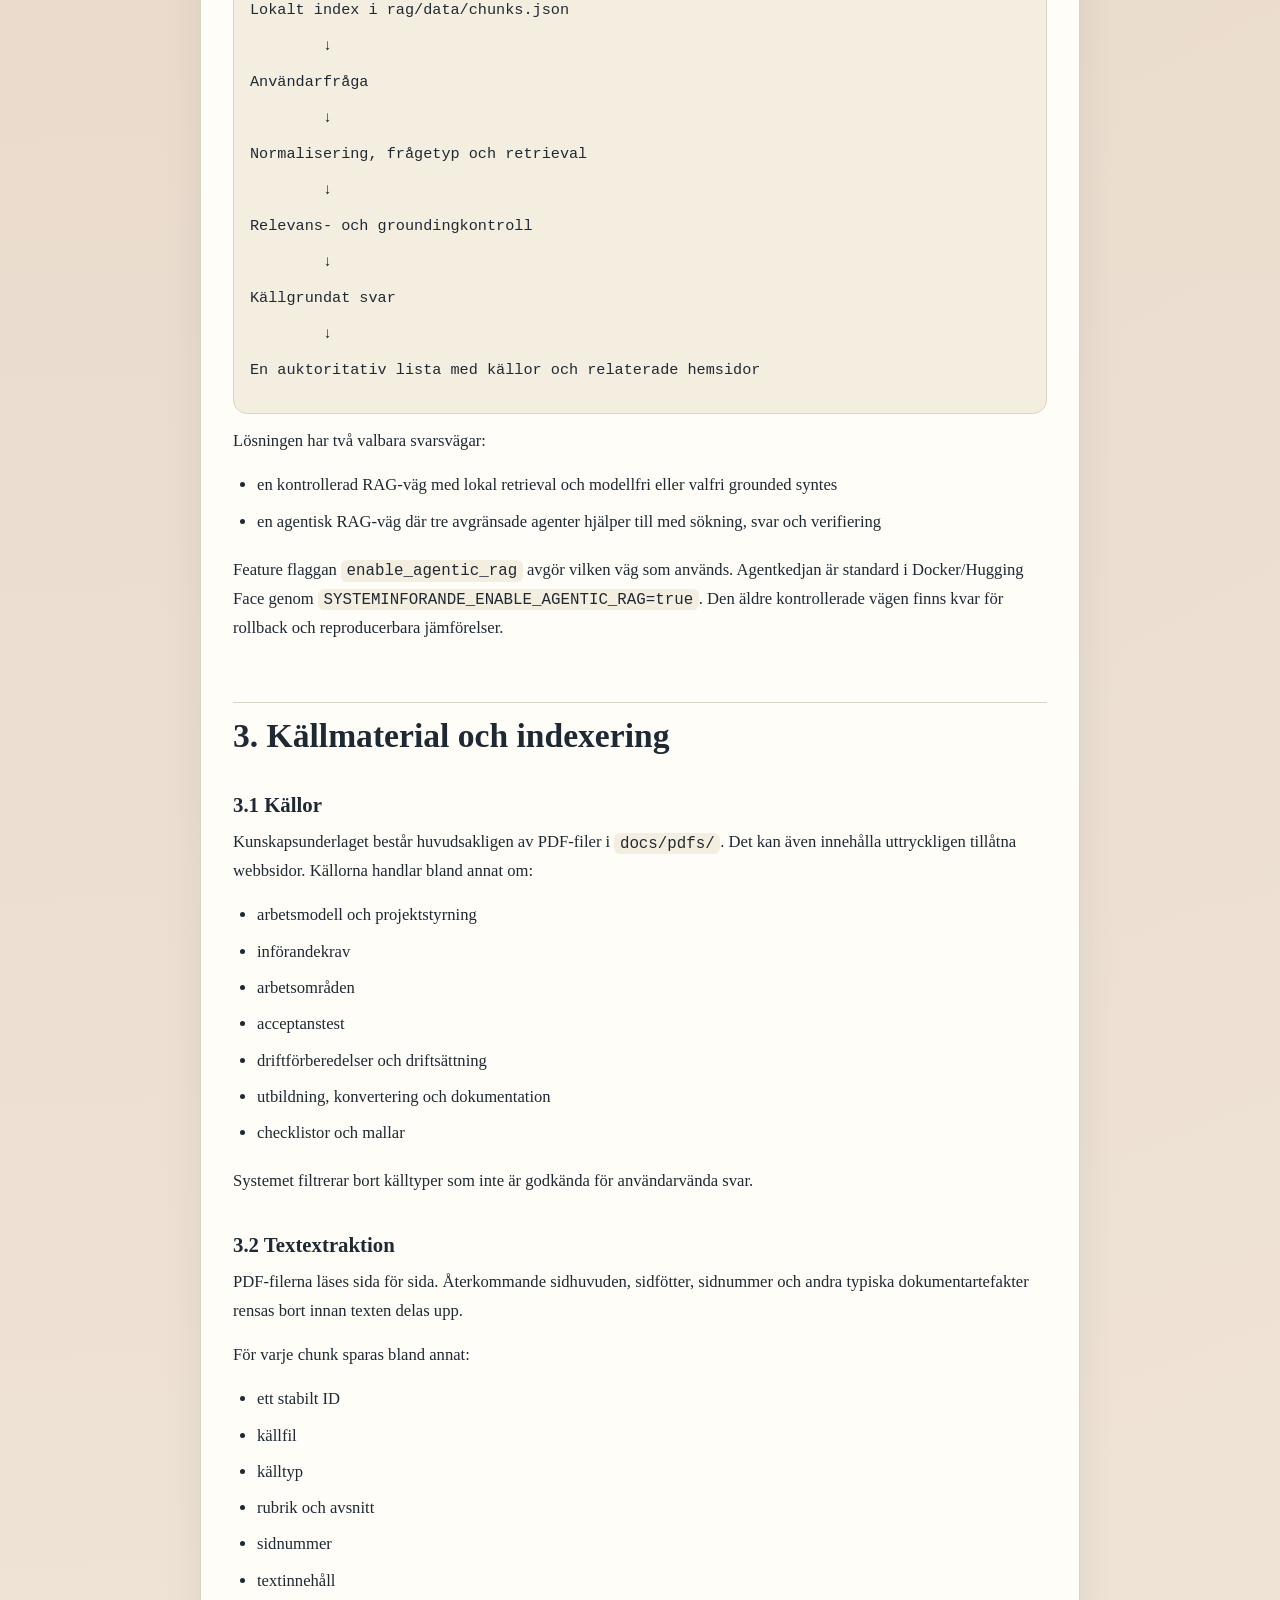
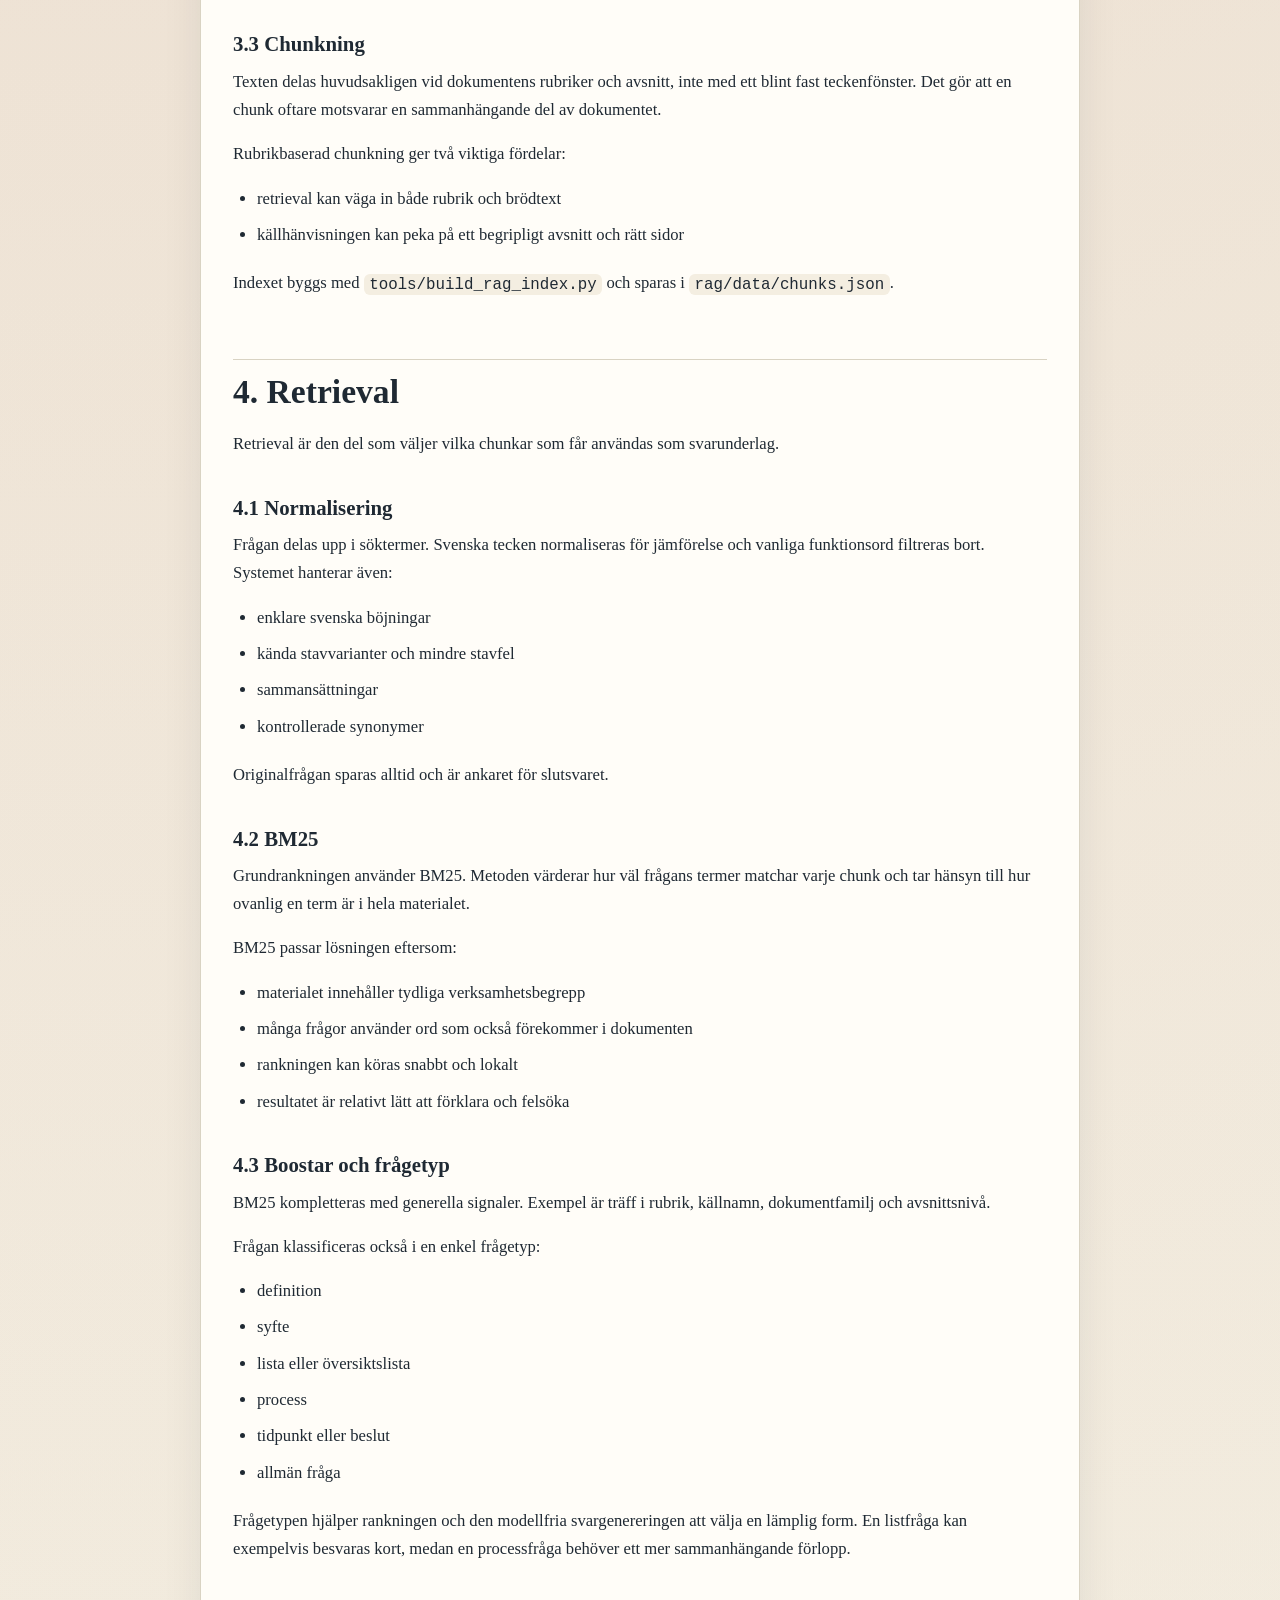
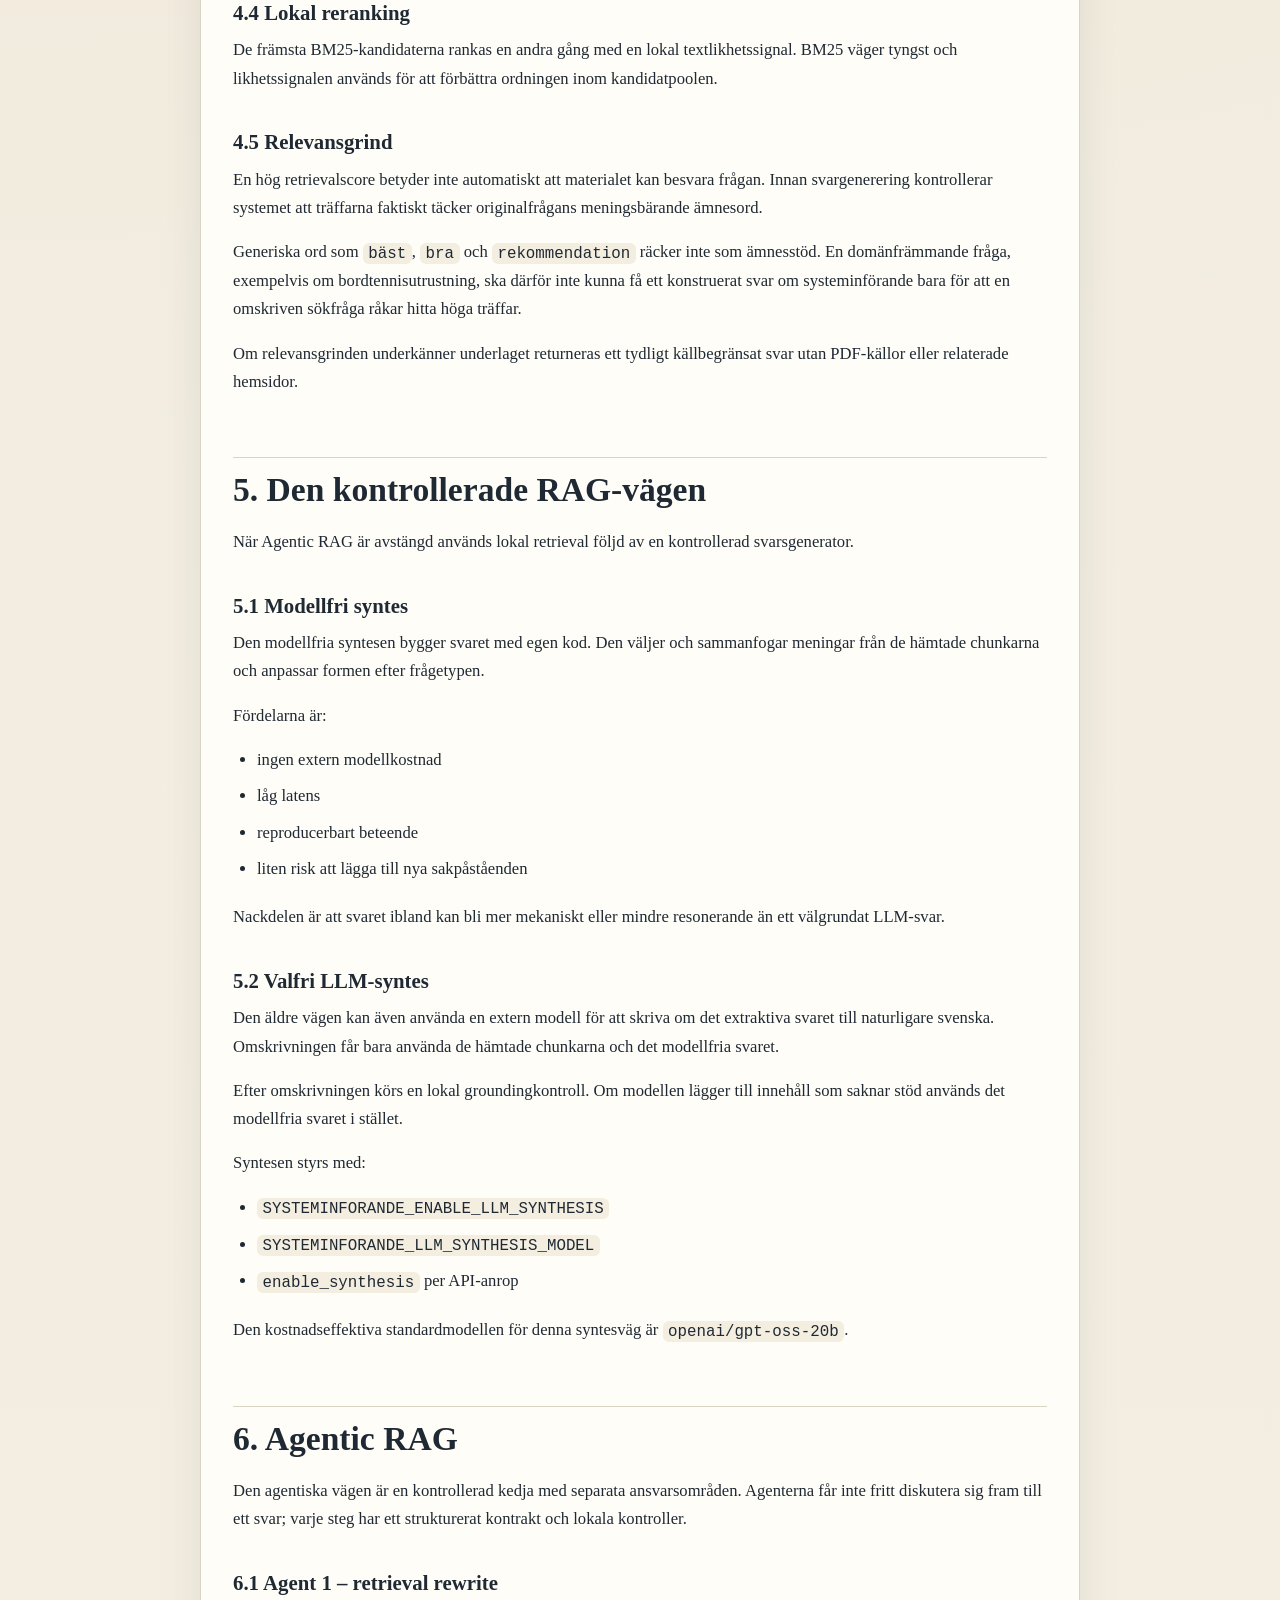
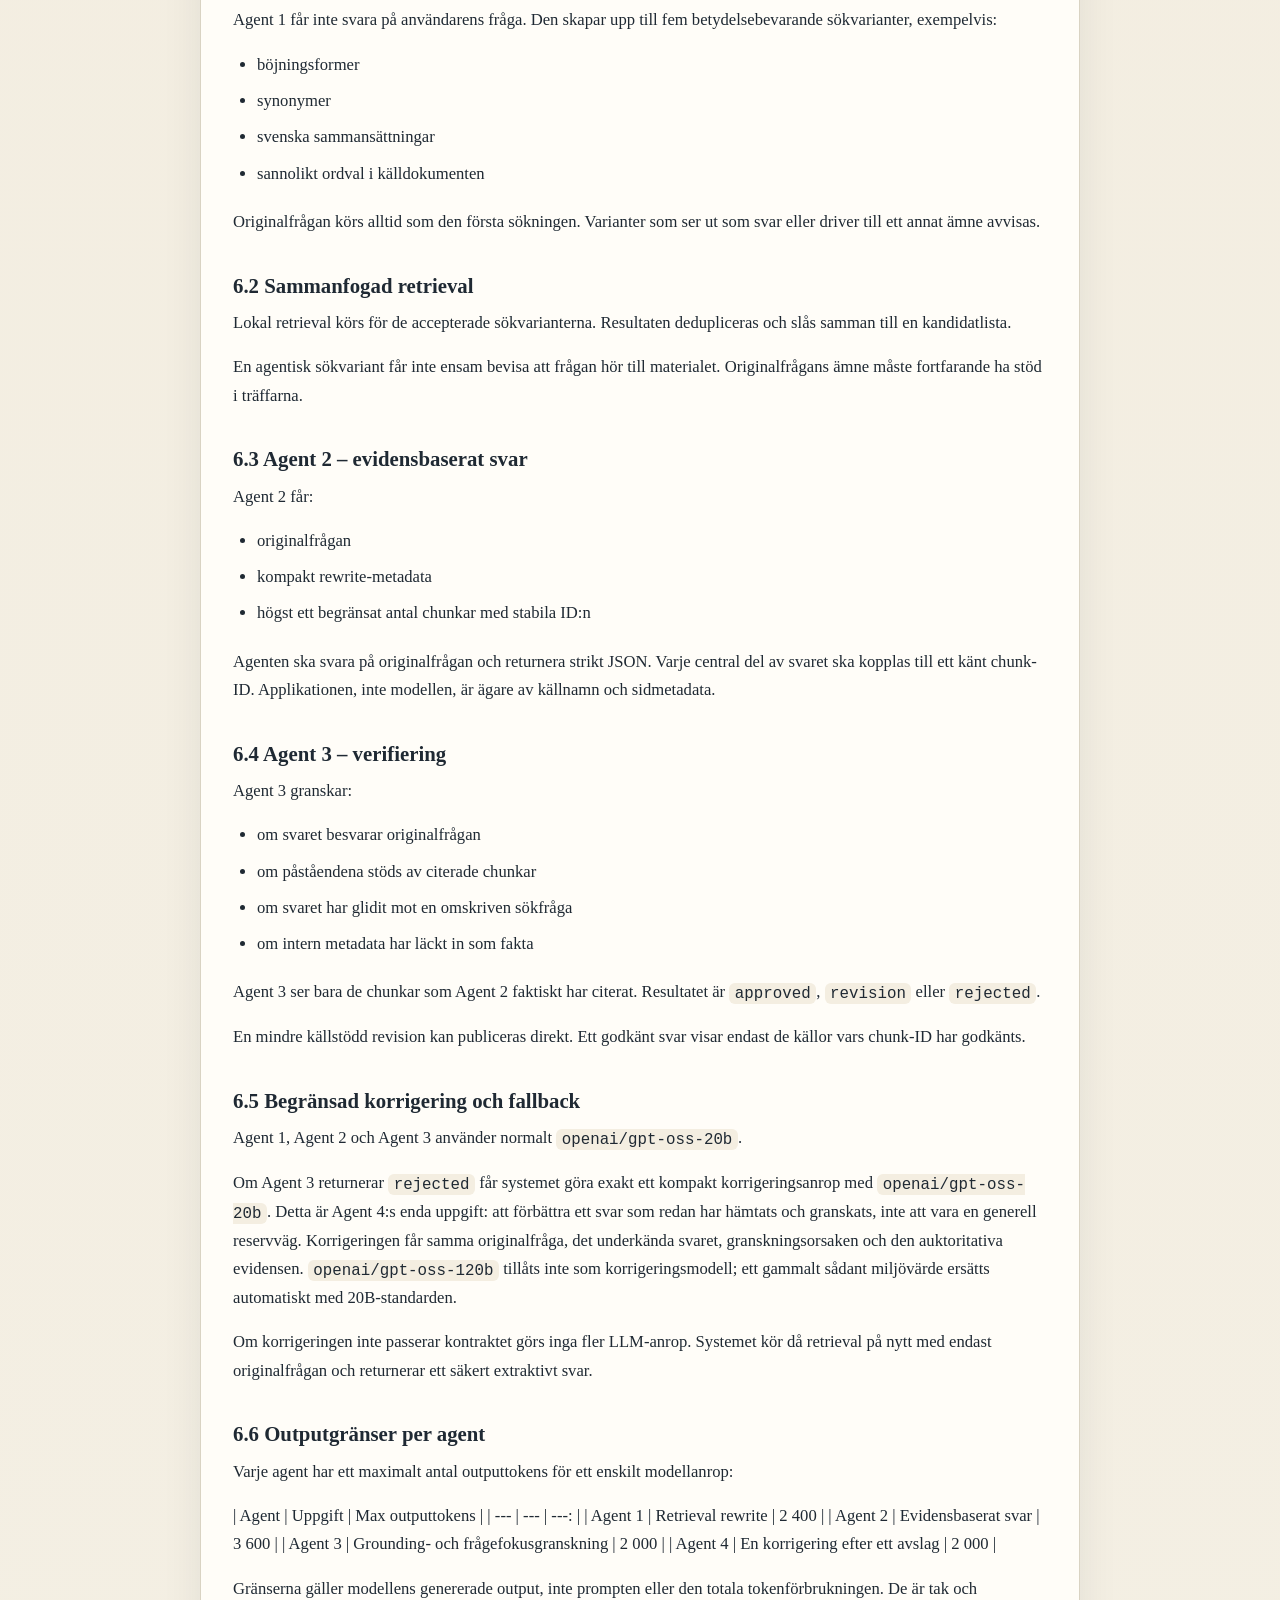
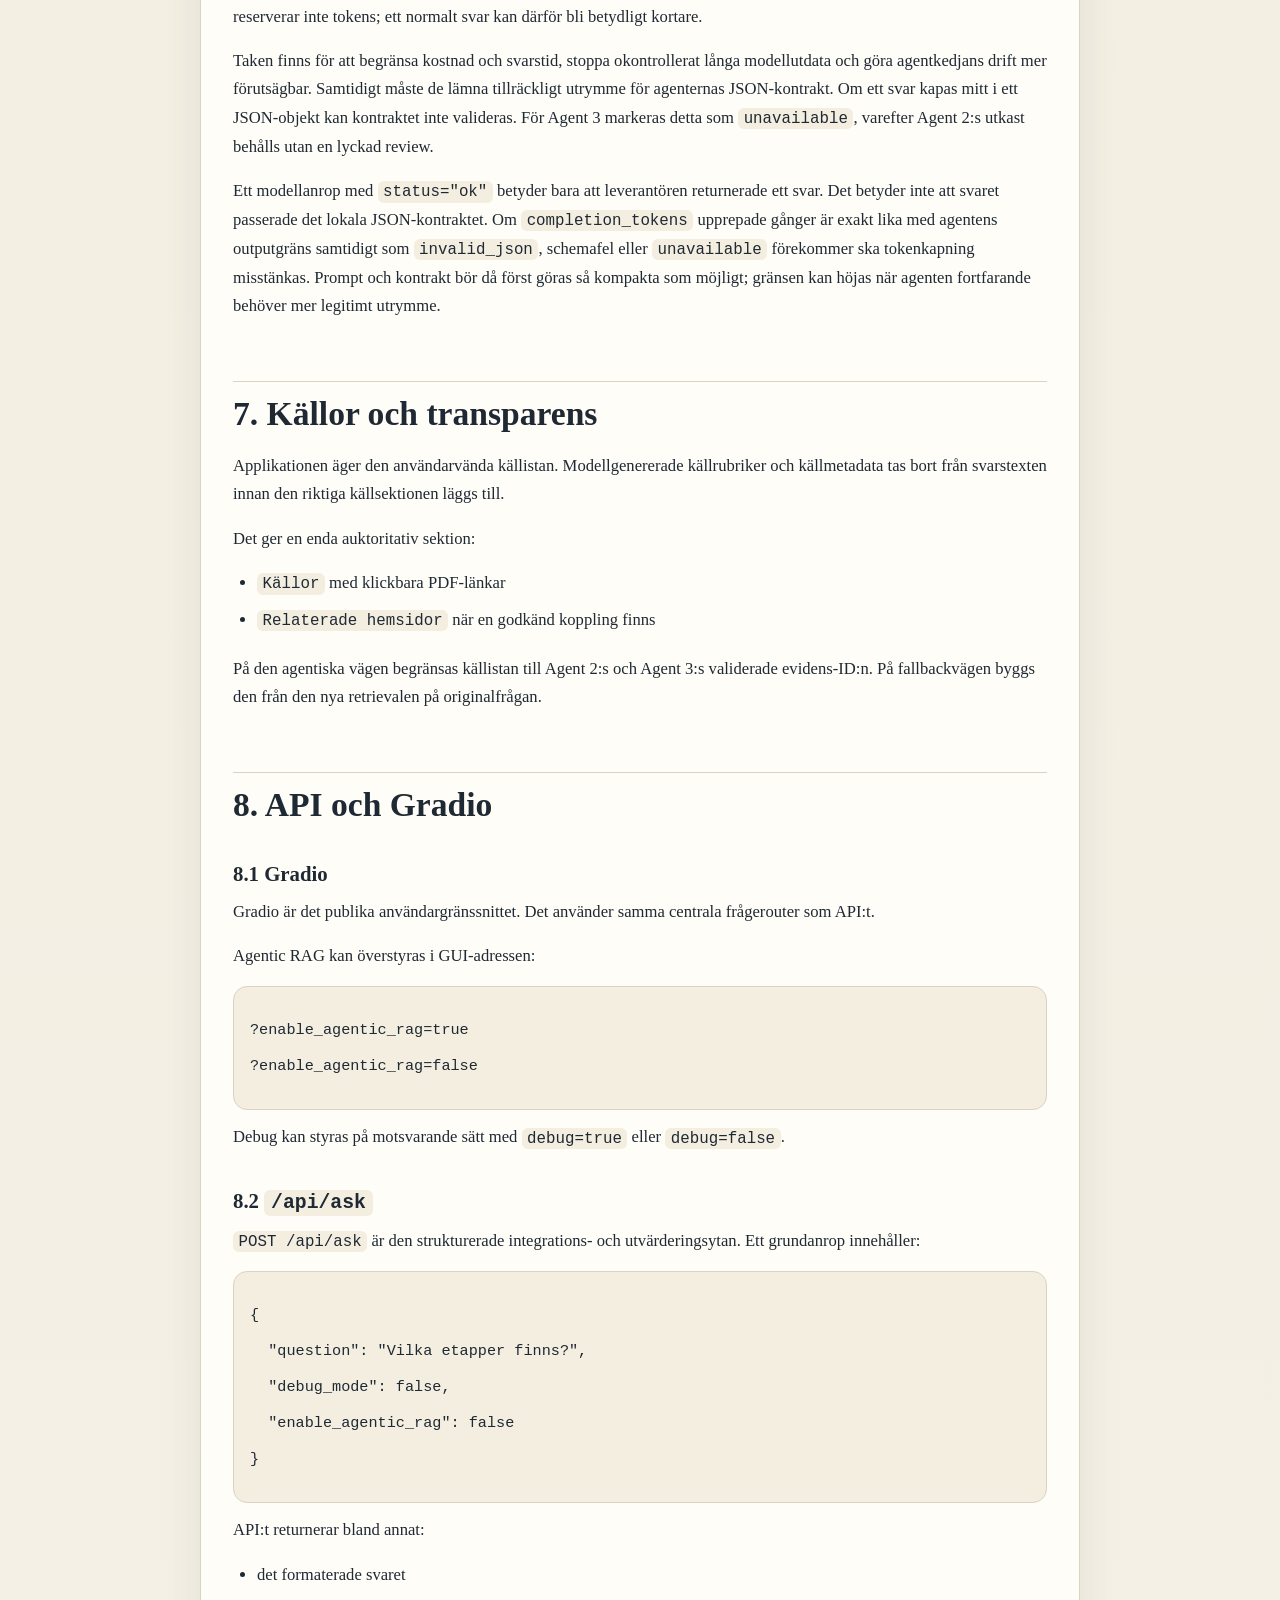
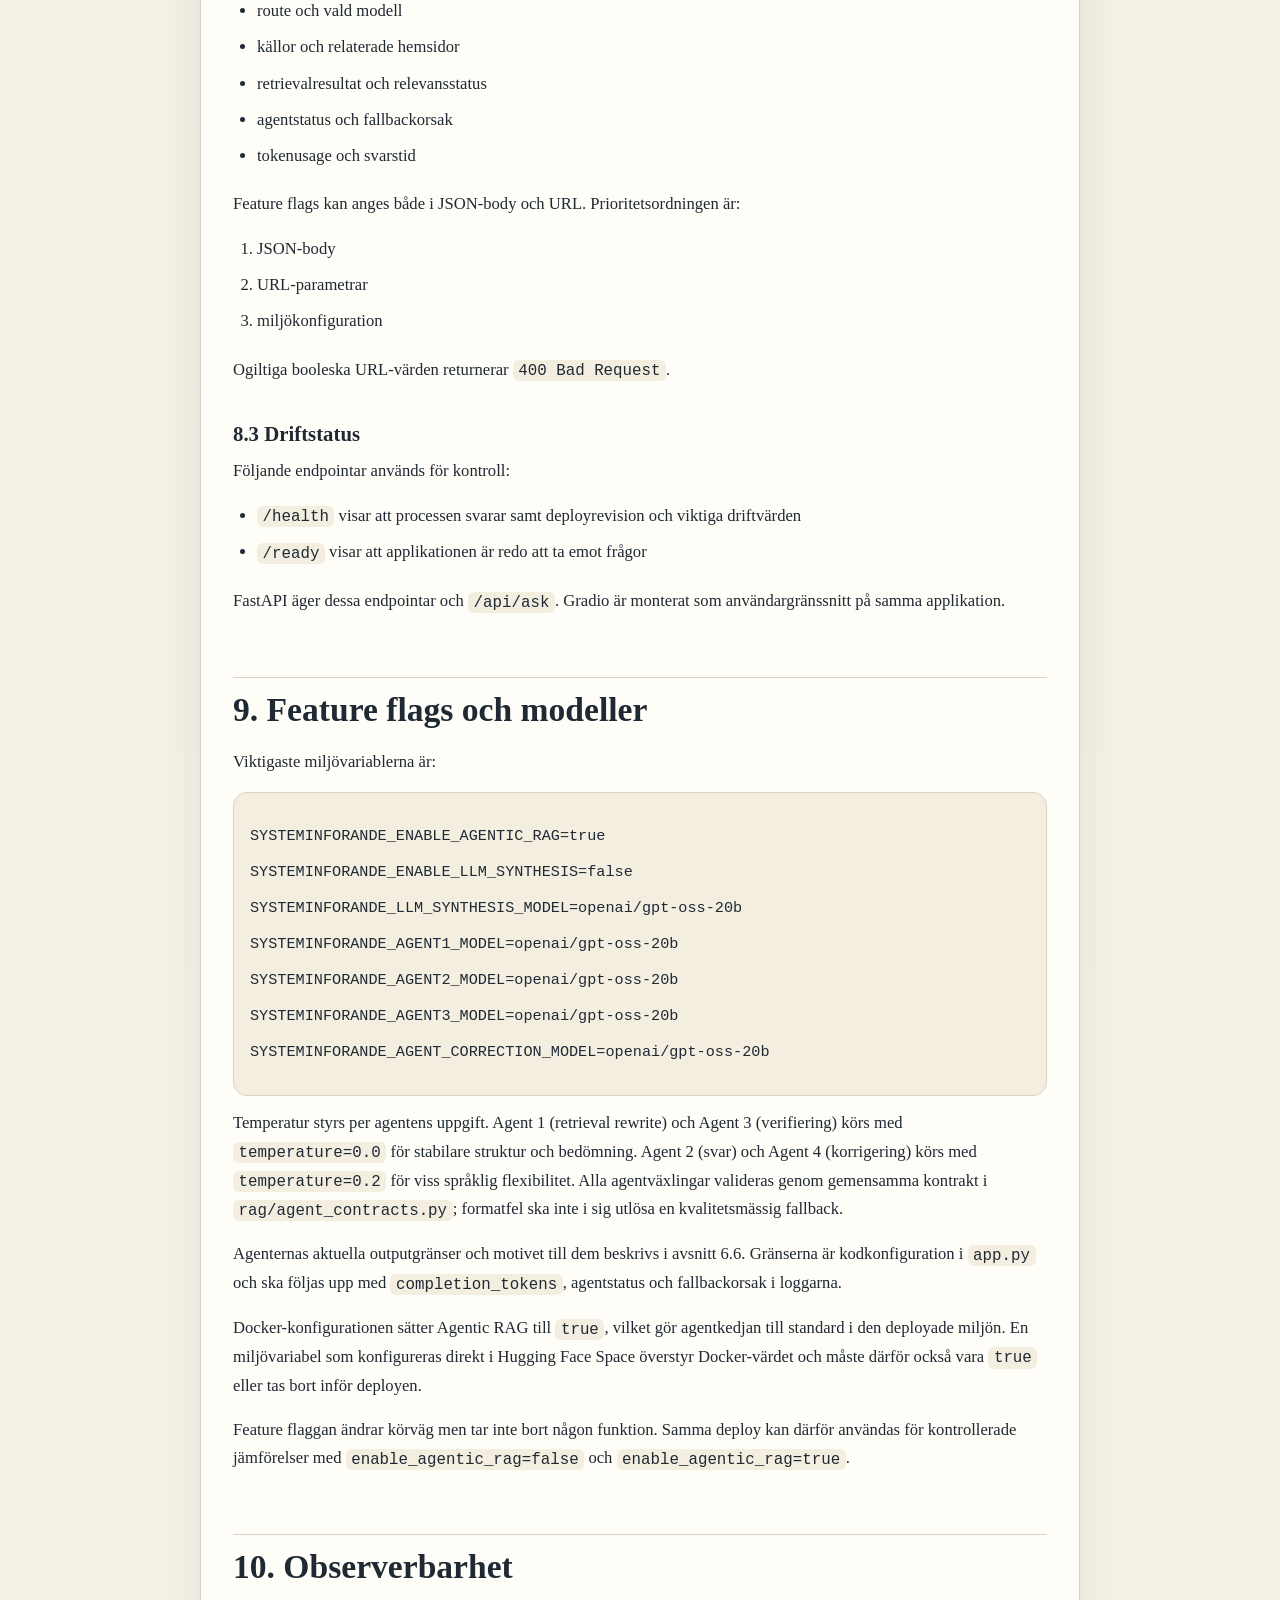
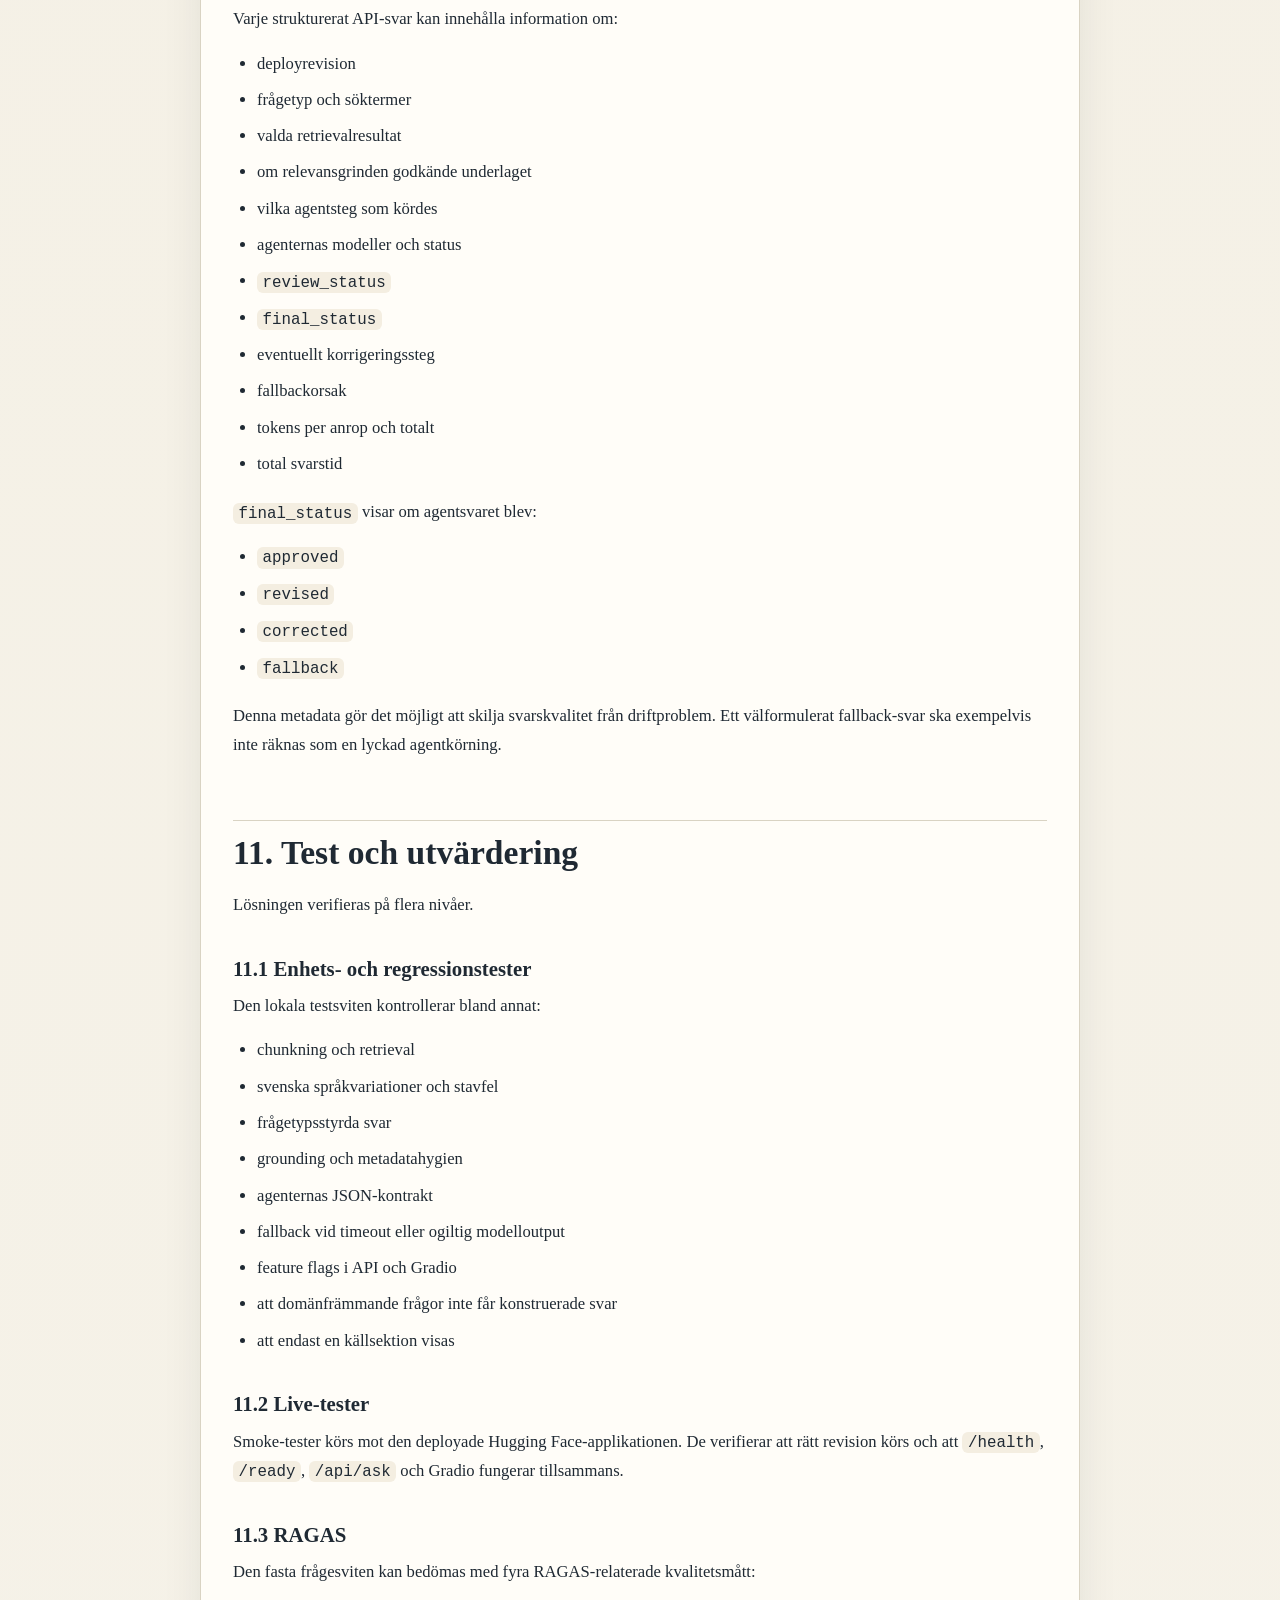
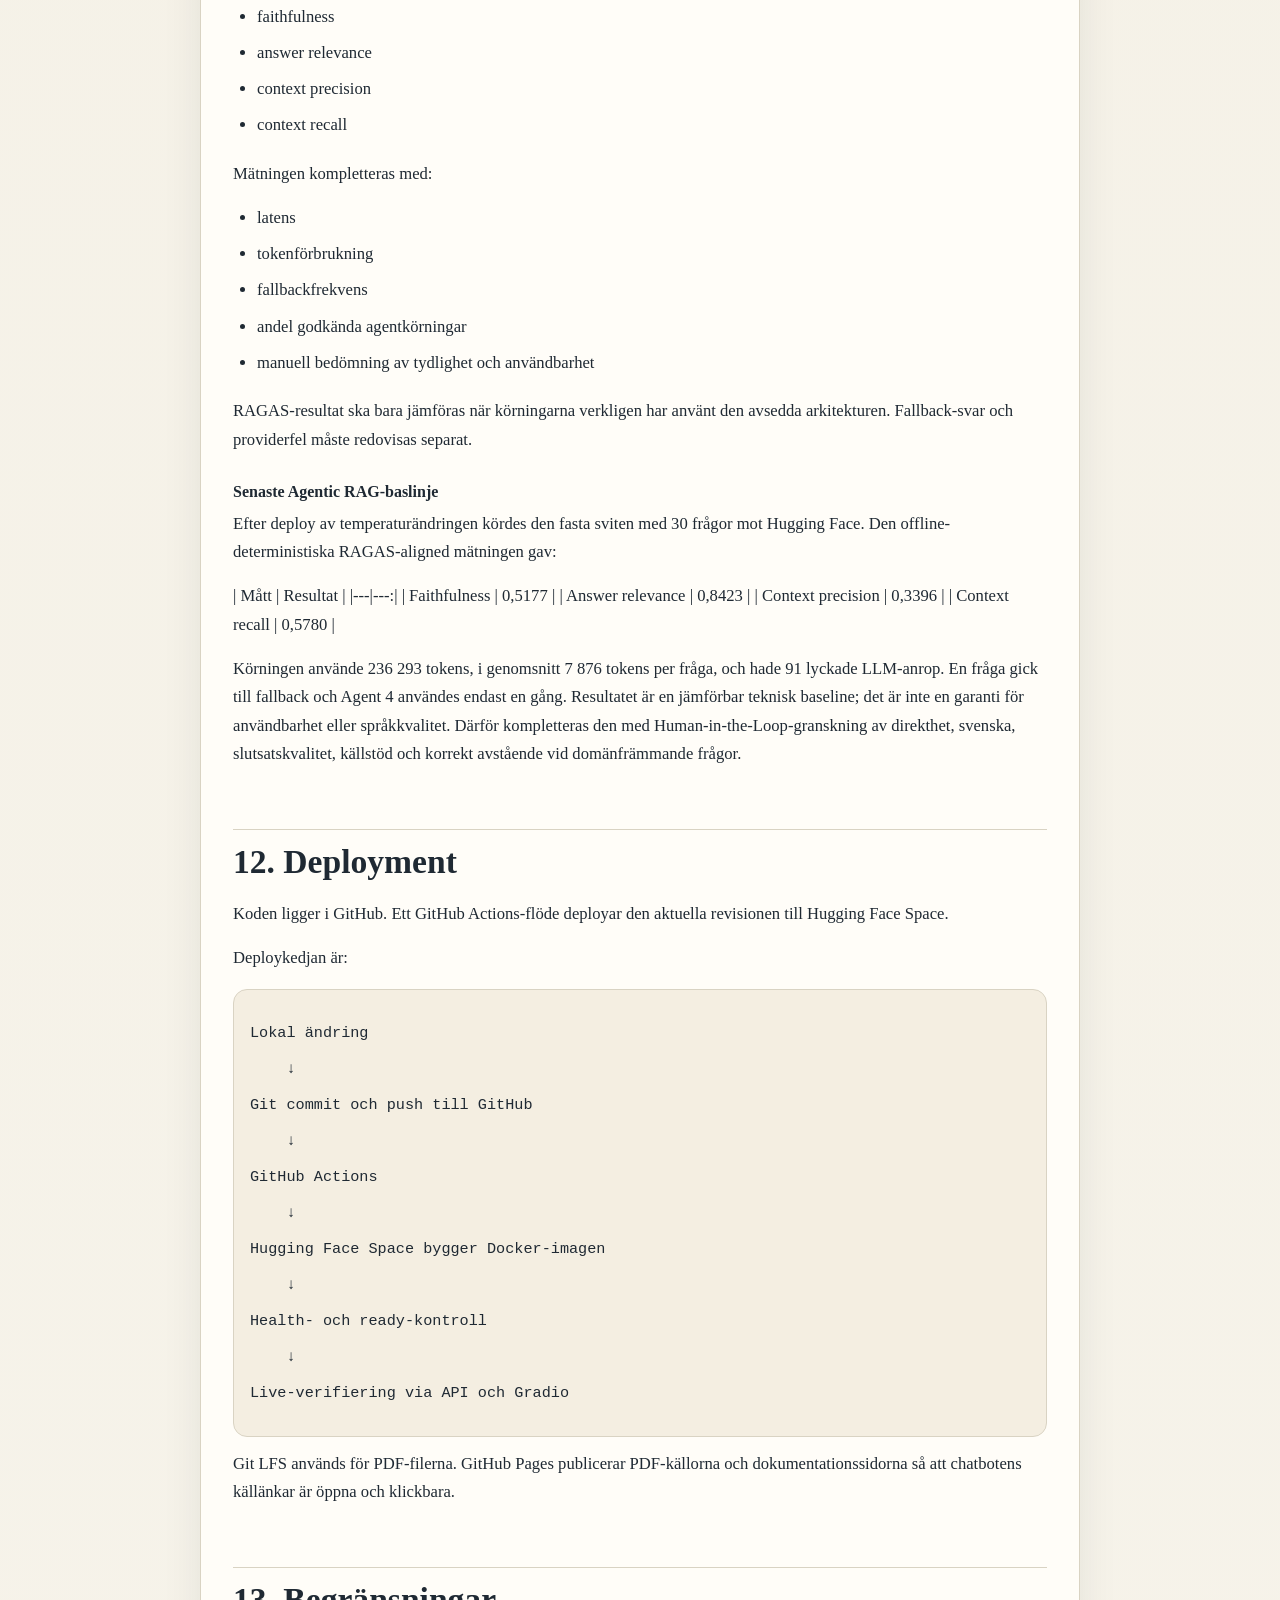
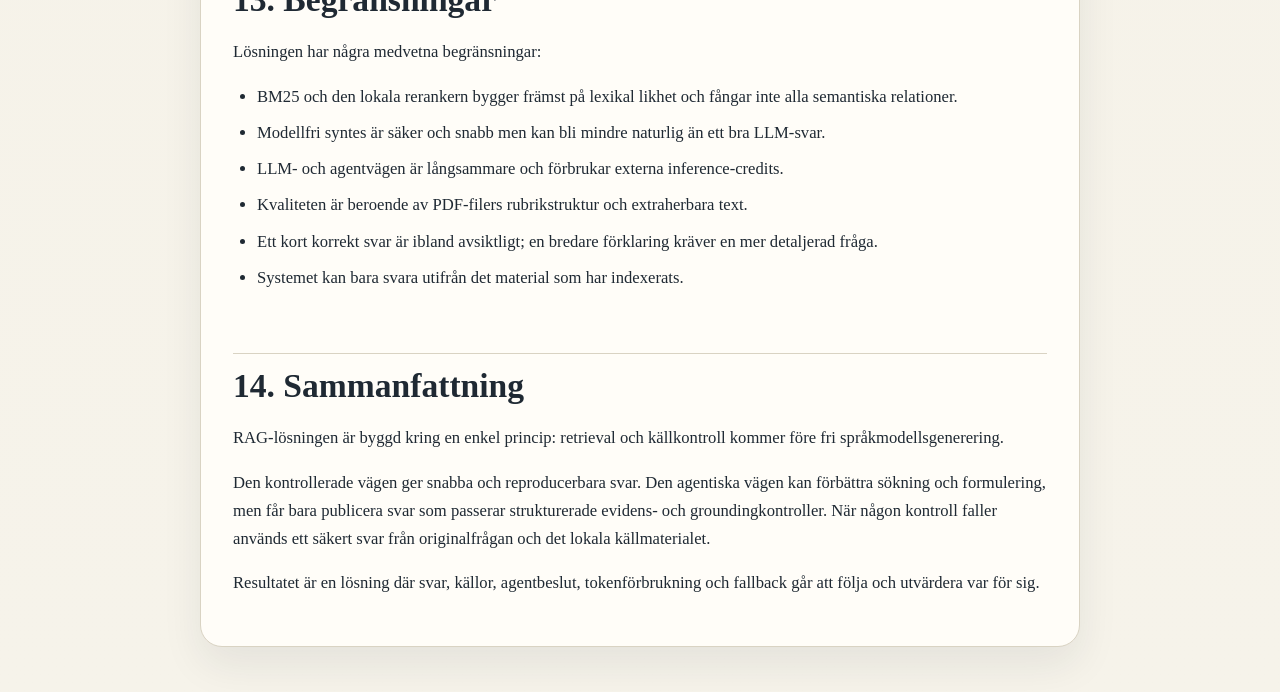
<file: docs/rag-solution.html>
<!doctype html>
<html lang="sv">
  <head>
    <meta charset="utf-8">
    <meta name="viewport" content="width=device-width, initial-scale=1">
    <meta name="description" content="Aktuell lösningsbeskrivning för chatbotens RAG-arkitektur, retrieval, agentkedja, API och kvalitetssäkring.">
    <title>RAG Solution</title>
    <style>
      :root {
        color-scheme: light;
        --bg: #f6f3ea;
        --panel: #fffdf8;
        --text: #1f2933;
        --muted: #52606d;
        --line: #d9d3c3;
        --accent: #9f2d1f;
        --code-bg: #f4eee1;
      }

      * {
        box-sizing: border-box;
      }

      html {
        scroll-behavior: smooth;
      }

      body {
        margin: 0;
        font-family: Georgia, "Times New Roman", serif;
        background:
          radial-gradient(circle at top left, rgba(159, 45, 31, 0.12), transparent 35%),
          linear-gradient(180deg, #f1eadb 0%, var(--bg) 100%);
        color: var(--text);
      }

      main {
        max-width: 920px;
        margin: 0 auto;
        padding: 40px 20px 72px;
      }

      .panel {
        background: var(--panel);
        border: 1px solid var(--line);
        border-radius: 22px;
        padding: 32px;
        box-shadow: 0 18px 40px rgba(31, 41, 51, 0.08);
      }

      .eyebrow {
        margin: 0 0 10px;
        font-size: 0.9rem;
        letter-spacing: 0.08em;
        text-transform: uppercase;
        color: var(--accent);
      }

      h1, h2, h3, h4 {
        margin-top: 1.8em;
        margin-bottom: 0.55em;
        line-height: 1.15;
      }

      h1 {
        margin-top: 0;
        font-size: clamp(2.2rem, 6vw, 3.8rem);
      }

      h2 {
        font-size: clamp(1.5rem, 3.2vw, 2.1rem);
        padding-top: 0.4em;
        border-top: 1px solid var(--line);
      }

      h3 {
        font-size: 1.3rem;
      }

      p, li {
        font-size: 1.04rem;
        line-height: 1.7;
      }

      p {
        margin: 0 0 16px;
      }

      ul, ol {
        margin: 0 0 20px 24px;
        padding: 0;
      }

      li + li {
        margin-top: 8px;
      }

      a {
        color: var(--accent);
      }

      code {
        font-family: "SFMono-Regular", Consolas, monospace;
        font-size: 0.95em;
        background: var(--code-bg);
        padding: 0.1em 0.35em;
        border-radius: 6px;
      }

      pre {
        overflow-x: auto;
        background: var(--code-bg);
        padding: 16px;
        border-radius: 14px;
        border: 1px solid var(--line);
      }

      pre code {
        background: transparent;
        padding: 0;
      }

      .top-links {
        display: flex;
        flex-wrap: wrap;
        gap: 14px;
        margin-bottom: 24px;
      }

      .top-links a {
        text-decoration: none;
        font-weight: 600;
      }

      .muted {
        color: var(--muted);
      }

      .meta {
        margin: 0 0 22px;
        font-size: 0.98rem;
        line-height: 1.6;
        color: var(--muted);
      }

      @media (max-width: 640px) {
        .panel {
          padding: 22px;
          border-radius: 16px;
        }
      }
    </style>
  </head>
  <body>
    <main>
      <section class="panel">
        <p class="eyebrow">Systeminforande</p>
        <div class="top-links">
          <a href="./index.html">Till dokumentsamlingen</a>
          <a href="./RAG_SOLUTION.md">Läs rå Markdown</a>
          <a href="./rag-lab-lessons.html">Utvecklingsjournal</a>
          <a href="https://www.systeminforande.se/chatt-bot">Öppna chatboten</a>
        </div>
        <p class="meta">Aktuell lösningsbeskrivning. Författare: Tomas Helmfridsson och OpenAI Codex. Senast uppdaterad 2026-07-29.</p>
        <div id="content">
          <p class="muted">Laddar dokumentet…</p>
        </div>
      </section>
    </main>
    <script>
      function escapeHtml(text) {
        return text
          .replace(/&/g, "&amp;")
          .replace(/</g, "&lt;")
          .replace(/>/g, "&gt;");
      }

      function renderInline(text) {
        const escaped = escapeHtml(text);
        return escaped
          .replace(/`([^`]+)`/g, "<code>$1</code>")
          .replace(/\[([^\]]+)\]\(([^)]+)\)/g, '<a href="$2">$1</a>')
          .replace(/\*\*([^*]+)\*\*/g, "<strong>$1</strong>")
          .replace(/\*([^*]+)\*/g, "<em>$1</em>");
      }

      function renderMarkdown(markdown) {
        const lines = markdown.replace(/\r\n/g, "\n").split("\n");
        const html = [];
        let inUl = false;
        let inOl = false;
        let inPre = false;
        let paragraph = [];

        function closeParagraph() {
          if (!paragraph.length) {
            return;
          }
          html.push("<p>" + renderInline(paragraph.join(" ")) + "</p>");
          paragraph = [];
        }

        function closeLists() {
          if (inUl) {
            html.push("</ul>");
            inUl = false;
          }
          if (inOl) {
            html.push("</ol>");
            inOl = false;
          }
        }

        for (const line of lines) {
          if (line.startsWith("```")) {
            closeParagraph();
            closeLists();
            if (!inPre) {
              html.push("<pre><code>");
              inPre = true;
            } else {
              html.push("</code></pre>");
              inPre = false;
            }
            continue;
          }

          if (inPre) {
            html.push(escapeHtml(line) + "\n");
            continue;
          }

          if (!line.trim()) {
            closeParagraph();
            closeLists();
            continue;
          }

          const heading = line.match(/^(#{1,4})\s+(.*)$/);
          if (heading) {
            closeParagraph();
            closeLists();
            const level = heading[1].length;
            html.push(`<h${level}>${renderInline(heading[2].trim())}</h${level}>`);
            continue;
          }

          const ordered = line.match(/^\d+\.\s+(.*)$/);
          if (ordered) {
            closeParagraph();
            if (inUl) {
              html.push("</ul>");
              inUl = false;
            }
            if (!inOl) {
              html.push("<ol>");
              inOl = true;
            }
            html.push("<li>" + renderInline(ordered[1].trim()) + "</li>");
            continue;
          }

          const unordered = line.match(/^-+\s+(.*)$/);
          if (unordered) {
            closeParagraph();
            if (inOl) {
              html.push("</ol>");
              inOl = false;
            }
            if (!inUl) {
              html.push("<ul>");
              inUl = true;
            }
            html.push("<li>" + renderInline(unordered[1].trim()) + "</li>");
            continue;
          }

          paragraph.push(line.trim());
        }

        closeParagraph();
        closeLists();
        if (inPre) {
          html.push("</code></pre>");
        }
        return html.join("\n");
      }

      fetch("./RAG_SOLUTION.md")
        .then((response) => {
          if (!response.ok) {
            throw new Error("Kunde inte läsa lösningsbeskrivningen.");
          }
          return response.text();
        })
        .then((markdown) => {
          document.getElementById("content").innerHTML = renderMarkdown(markdown);
        })
        .catch((error) => {
          document.getElementById("content").innerHTML =
            "<p>Kunde inte ladda dokumentet.</p><p class=\"muted\">" +
            escapeHtml(error.message) +
            "</p>";
        });
    </script>
  </body>
</html>
</file>
